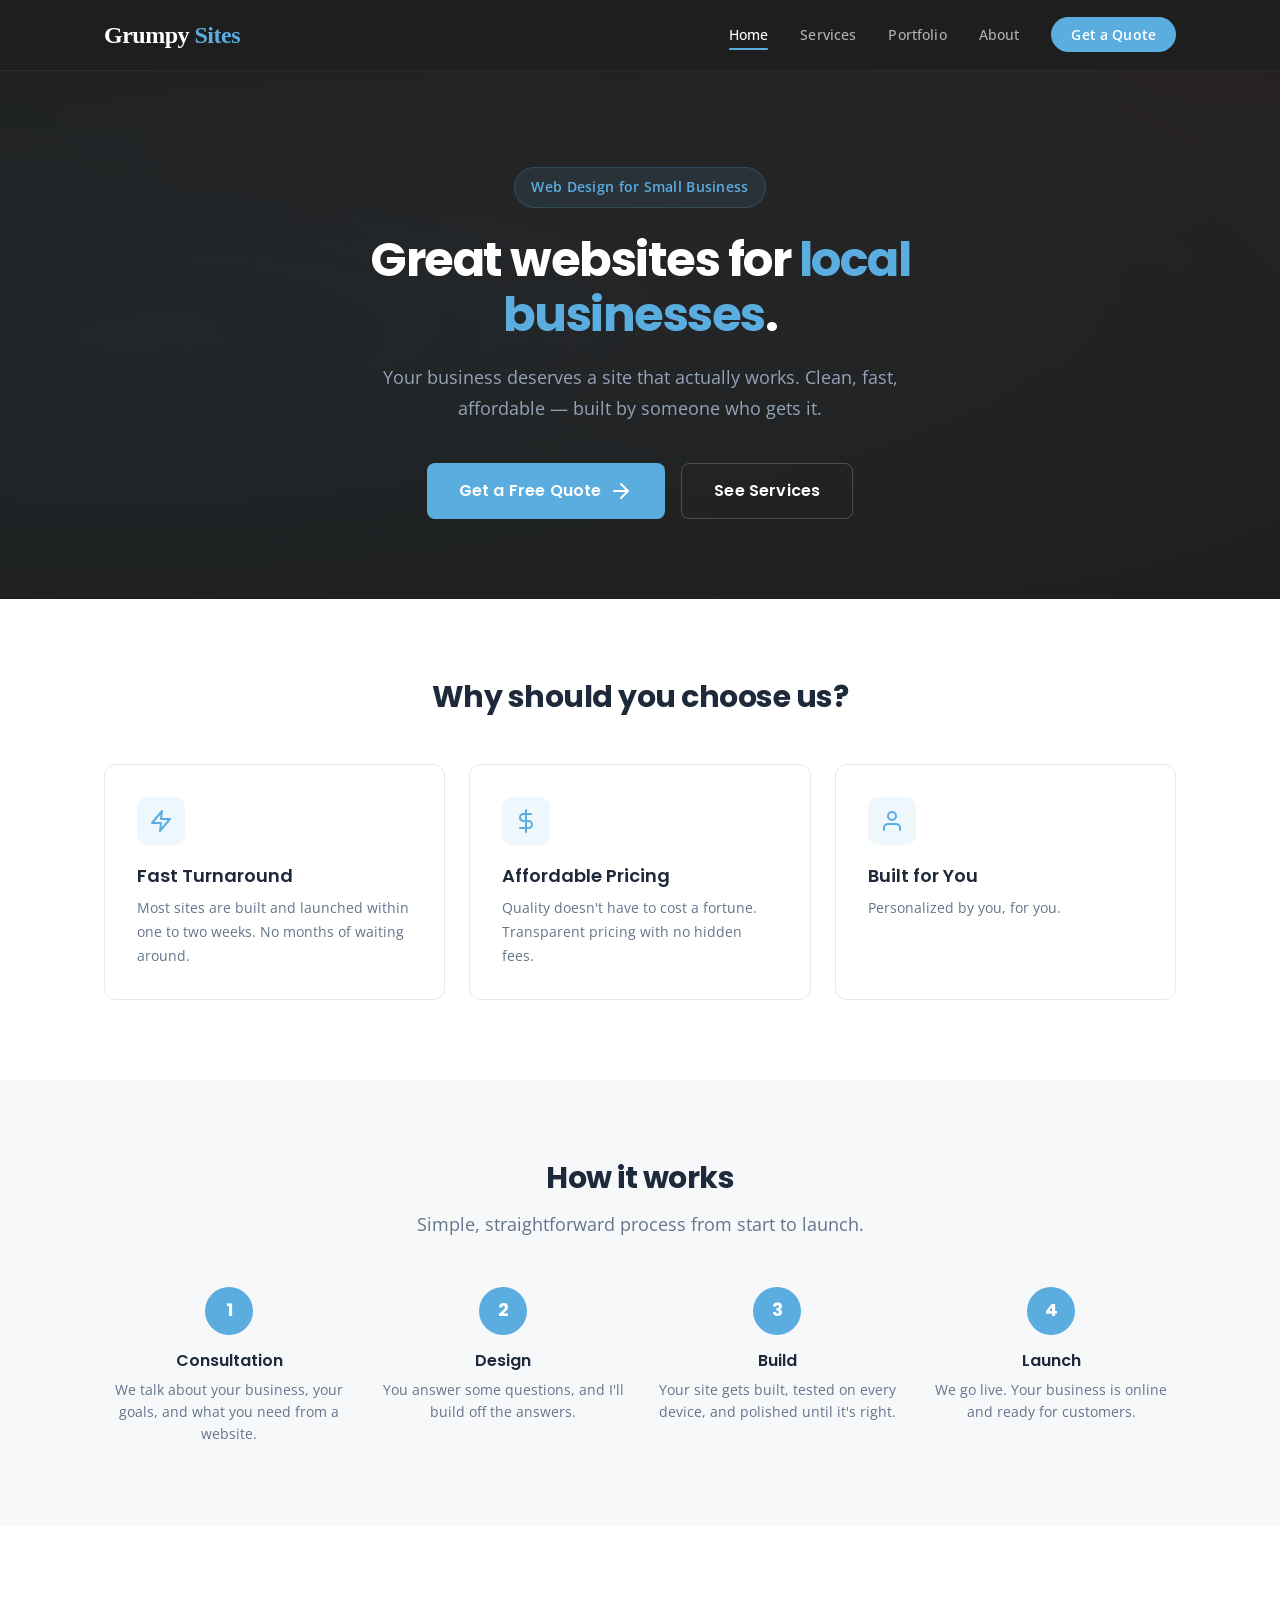
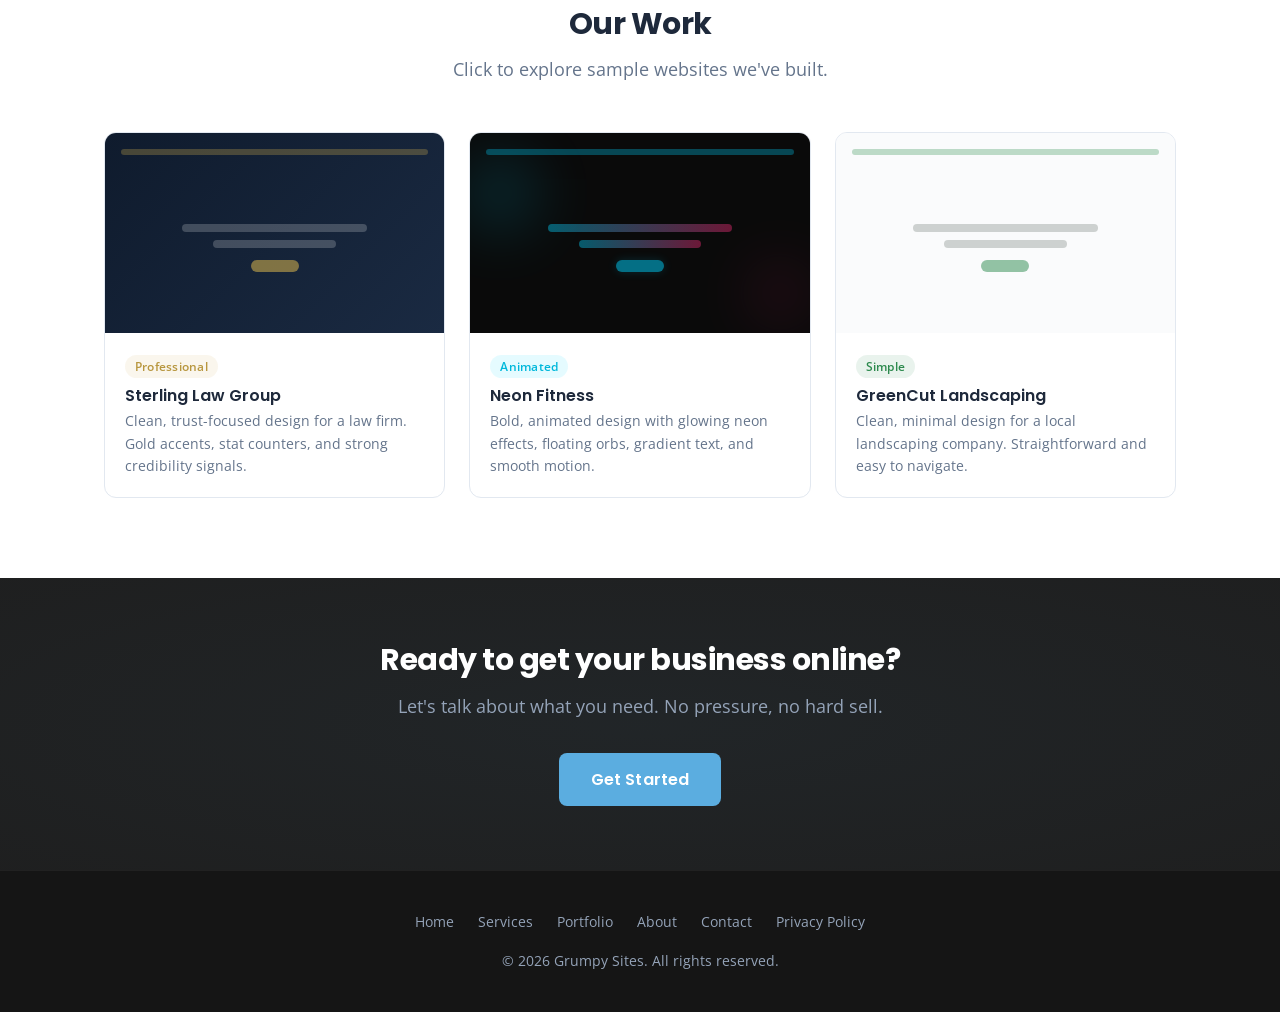
<file: index.html>
<!DOCTYPE html>
<html lang="en">
<head>
  <meta charset="UTF-8">
  <meta name="viewport" content="width=device-width, initial-scale=1.0">
  <title>Grumpy Sites — Websites for Local Businesses</title>
  <meta name="description" content="Grumpy Sites builds clean, fast, affordable websites for small and local businesses in Salt Lake City. Get a free quote today.">
  <link rel="icon" type="image/svg+xml" href="data:image/svg+xml,<svg xmlns='http://www.w3.org/2000/svg' viewBox='0 0 100 100'><text y='.9em' font-size='90'>G</text></svg>">
  <link rel="preconnect" href="https://fonts.googleapis.com">
  <link rel="preconnect" href="https://fonts.gstatic.com" crossorigin>
  <link href="https://fonts.googleapis.com/css2?family=Open+Sans:wght@400;500;600;700&family=Poppins:wght@500;600;700&display=swap" rel="stylesheet">
  <link rel="stylesheet" href="css/style.css">
</head>
<body>

  <nav class="navbar">
    <div class="container">
      <a href="index.html" class="logo">Grumpy <span>Sites</span></a>
      <ul class="nav-links">
        <li><a href="index.html" class="active">Home</a></li>
        <li><a href="services.html">Services</a></li>
        <li><a href="portfolio.html">Portfolio</a></li>
        <li><a href="about.html">About</a></li>
        <li><a href="contact.html" class="nav-cta">Get a Quote</a></li>
      </ul>
      <button class="hamburger" aria-label="Menu">
        <span></span><span></span><span></span>
      </button>
    </div>
  </nav>

  <section class="hero">
    <div class="container">
      <div class="hero-badge">Web Design for Small Business</div>
      <h1>Great websites for <span>local businesses</span>.</h1>
      <p>Your business deserves a site that actually works. Clean, fast, affordable — built by someone who gets it.</p>
      <div class="hero-buttons">
        <a href="contact.html" class="btn btn-primary">
          Get a Free Quote
          <svg class="icon-svg" viewBox="0 0 24 24"><path d="M5 12h14M12 5l7 7-7 7"/></svg>
        </a>
        <a href="services.html" class="btn btn-outline">See Services</a>
      </div>
    </div>
  </section>

  <section class="section">
    <div class="container">
      <div class="section-title">
        <h2>Why should you choose us?</h2>
      </div>
      <div class="features-grid">
        <div class="feature-card">
          <div class="feature-card-icon">
            <svg class="icon-svg" viewBox="0 0 24 24"><path d="M13 2L3 14h9l-1 8 10-12h-9l1-8z"/></svg>
          </div>
          <h3>Fast Turnaround</h3>
          <p>Most sites are built and launched within one to two weeks. No months of waiting around.</p>
        </div>
        <div class="feature-card">
          <div class="feature-card-icon">
            <svg class="icon-svg" viewBox="0 0 24 24"><line x1="12" y1="1" x2="12" y2="23"/><path d="M17 5H9.5a3.5 3.5 0 0 0 0 7h5a3.5 3.5 0 0 1 0 7H6"/></svg>
          </div>
          <h3>Affordable Pricing</h3>
          <p>Quality doesn't have to cost a fortune. Transparent pricing with no hidden fees.</p>
        </div>
        <div class="feature-card">
          <div class="feature-card-icon">
            <svg class="icon-svg" viewBox="0 0 24 24"><path d="M20 21v-2a4 4 0 0 0-4-4H8a4 4 0 0 0-4 4v2"/><circle cx="12" cy="7" r="4"/></svg>
          </div>
          <h3>Built for You</h3>
          <p>Personalized by you, for you.</p>
        </div>
      </div>
    </div>
  </section>

  <section class="section section-alt">
    <div class="container">
      <div class="section-title">
        <h2>How it works</h2>
        <p>Simple, straightforward process from start to launch.</p>
      </div>
      <div class="process-grid">
        <div class="process-step">
          <h3>Consultation</h3>
          <p>We talk about your business, your goals, and what you need from a website.</p>
        </div>
        <div class="process-step">
          <h3>Design</h3>
          <p>You answer some questions, and I'll build off the answers.</p>
        </div>
        <div class="process-step">
          <h3>Build</h3>
          <p>Your site gets built, tested on every device, and polished until it's right.</p>
        </div>
        <div class="process-step">
          <h3>Launch</h3>
          <p>We go live. Your business is online and ready for customers.</p>
        </div>
      </div>
    </div>
  </section>

  <section class="section">
    <div class="container">
      <div class="section-title">
        <h2>Our Work</h2>
        <p>Click to explore sample websites we've built.</p>
      </div>
      <div class="showcase-grid">
        <a href="samples/professional.html" target="_blank" rel="noopener noreferrer" class="showcase-card">
          <div class="showcase-preview showcase-pro">
            <div class="showcase-mock-nav"></div>
            <div class="showcase-mock-hero">
              <div class="showcase-mock-line w60"></div>
              <div class="showcase-mock-line w40"></div>
              <div class="showcase-mock-btn"></div>
            </div>
          </div>
          <div class="showcase-info">
            <span class="showcase-tag tag-pro">Professional</span>
            <h3>Sterling Law Group</h3>
            <p>Clean, trust-focused design for a law firm. Gold accents, stat counters, and strong credibility signals.</p>
          </div>
        </a>
        <a href="samples/animated.html" target="_blank" rel="noopener noreferrer" class="showcase-card">
          <div class="showcase-preview showcase-anim">
            <div class="showcase-mock-nav"></div>
            <div class="showcase-mock-hero">
              <div class="showcase-mock-line w60"></div>
              <div class="showcase-mock-line w40"></div>
              <div class="showcase-mock-btn"></div>
            </div>
            <div class="showcase-orb orb-1"></div>
            <div class="showcase-orb orb-2"></div>
          </div>
          <div class="showcase-info">
            <span class="showcase-tag tag-anim">Animated</span>
            <h3>Neon Fitness</h3>
            <p>Bold, animated design with glowing neon effects, floating orbs, gradient text, and smooth motion.</p>
          </div>
        </a>
        <a href="samples/simple.html" target="_blank" rel="noopener noreferrer" class="showcase-card">
          <div class="showcase-preview showcase-simple">
            <div class="showcase-mock-nav"></div>
            <div class="showcase-mock-hero">
              <div class="showcase-mock-line w60"></div>
              <div class="showcase-mock-line w40"></div>
              <div class="showcase-mock-btn"></div>
            </div>
          </div>
          <div class="showcase-info">
            <span class="showcase-tag tag-simple">Simple</span>
            <h3>GreenCut Landscaping</h3>
            <p>Clean, minimal design for a local landscaping company. Straightforward and easy to navigate.</p>
          </div>
        </a>
      </div>
    </div>
  </section>

  <section class="cta-banner">
    <div class="container">
      <h2>Ready to get your business online?</h2>
      <p>Let's talk about what you need. No pressure, no hard sell.</p>
      <a href="contact.html" class="btn btn-primary">Get Started</a>
    </div>
  </section>

  <footer class="footer">
    <div class="container">
      <div class="footer-links">
        <a href="index.html">Home</a>
        <a href="services.html">Services</a>
        <a href="portfolio.html">Portfolio</a>
        <a href="about.html">About</a>
        <a href="contact.html">Contact</a>
        <a href="privacy.html">Privacy Policy</a>
      </div>
      <p>&copy; 2026 Grumpy Sites. All rights reserved.</p>
    </div>
  </footer>

  <script src="js/main.js"></script>
</body>
</html>
</file>
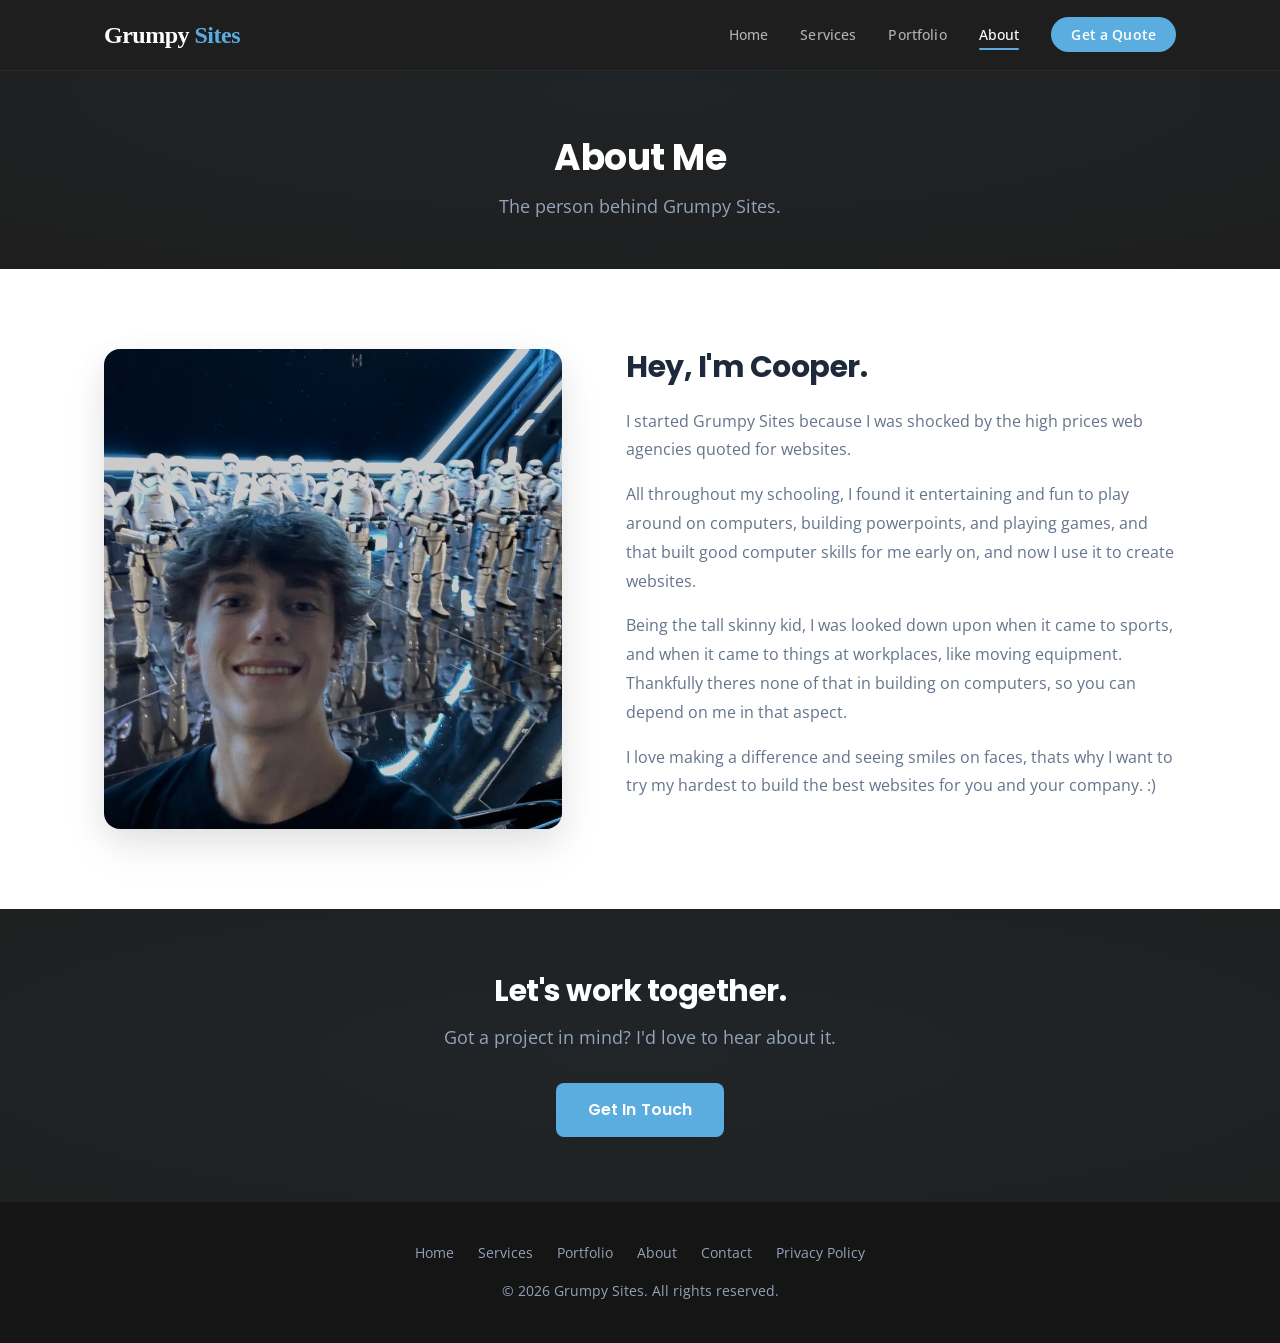
<file: about.html>
<!DOCTYPE html>
<html lang="en">
<head>
  <meta charset="UTF-8">
  <meta name="viewport" content="width=device-width, initial-scale=1.0">
  <title>About — Grumpy Sites</title>
  <meta name="description" content="Meet Cooper, the founder of Grumpy Sites. Based in Salt Lake City, building affordable websites for local businesses.">
  <link rel="icon" type="image/svg+xml" href="data:image/svg+xml,<svg xmlns='http://www.w3.org/2000/svg' viewBox='0 0 100 100'><text y='.9em' font-size='90'>G</text></svg>">
  <link rel="preconnect" href="https://fonts.googleapis.com">
  <link rel="preconnect" href="https://fonts.gstatic.com" crossorigin>
  <link href="https://fonts.googleapis.com/css2?family=Open+Sans:wght@400;500;600;700&family=Poppins:wght@500;600;700&display=swap" rel="stylesheet">
  <link rel="stylesheet" href="css/style.css">
</head>
<body>

  <nav class="navbar">
    <div class="container">
      <a href="index.html" class="logo">Grumpy <span>Sites</span></a>
      <ul class="nav-links">
        <li><a href="index.html">Home</a></li>
        <li><a href="services.html">Services</a></li>
        <li><a href="portfolio.html">Portfolio</a></li>
        <li><a href="about.html" class="active">About</a></li>
        <li><a href="contact.html" class="nav-cta">Get a Quote</a></li>
      </ul>
      <button class="hamburger" aria-label="Menu">
        <span></span><span></span><span></span>
      </button>
    </div>
  </nav>

  <section class="page-header">
    <div class="container">
      <h1>About Me</h1>
      <p>The person behind Grumpy Sites.</p>
    </div>
  </section>

  <section class="section">
    <div class="container">
      <div class="about-content">
        <img src="images/cooper.jpg" alt="Cooper Fenton" class="about-photo">
        <div class="about-text">
          <h2>Hey, I'm Cooper.</h2>
          <p>I started Grumpy Sites because I was shocked by the high prices web agencies quoted for websites.</p>
          <p>All throughout my schooling, I found it entertaining and fun to play around on computers, building powerpoints, and playing games, and that built good computer skills for me early on, and now I use it to create websites.</p>
          <p>Being the tall skinny kid, I was looked down upon when it came to sports, and when it came to things at workplaces, like moving equipment. Thankfully theres none of that in building on computers, so you can depend on me in that aspect.</p>
          <p>I love making a difference and seeing smiles on faces, thats why I want to try my hardest to build the best websites for you and your company. :)</p>
        </div>
      </div>
    </div>
  </section>

  <section class="cta-banner">
    <div class="container">
      <h2>Let's work together.</h2>
      <p>Got a project in mind? I'd love to hear about it.</p>
      <a href="contact.html" class="btn btn-primary">Get In Touch</a>
    </div>
  </section>

  <footer class="footer">
    <div class="container">
      <div class="footer-links">
        <a href="index.html">Home</a>
        <a href="services.html">Services</a>
        <a href="portfolio.html">Portfolio</a>
        <a href="about.html">About</a>
        <a href="contact.html">Contact</a>
        <a href="privacy.html">Privacy Policy</a>
      </div>
      <p>&copy; 2026 Grumpy Sites. All rights reserved.</p>
    </div>
  </footer>

  <script src="js/main.js"></script>
</body>
</html>
</file>
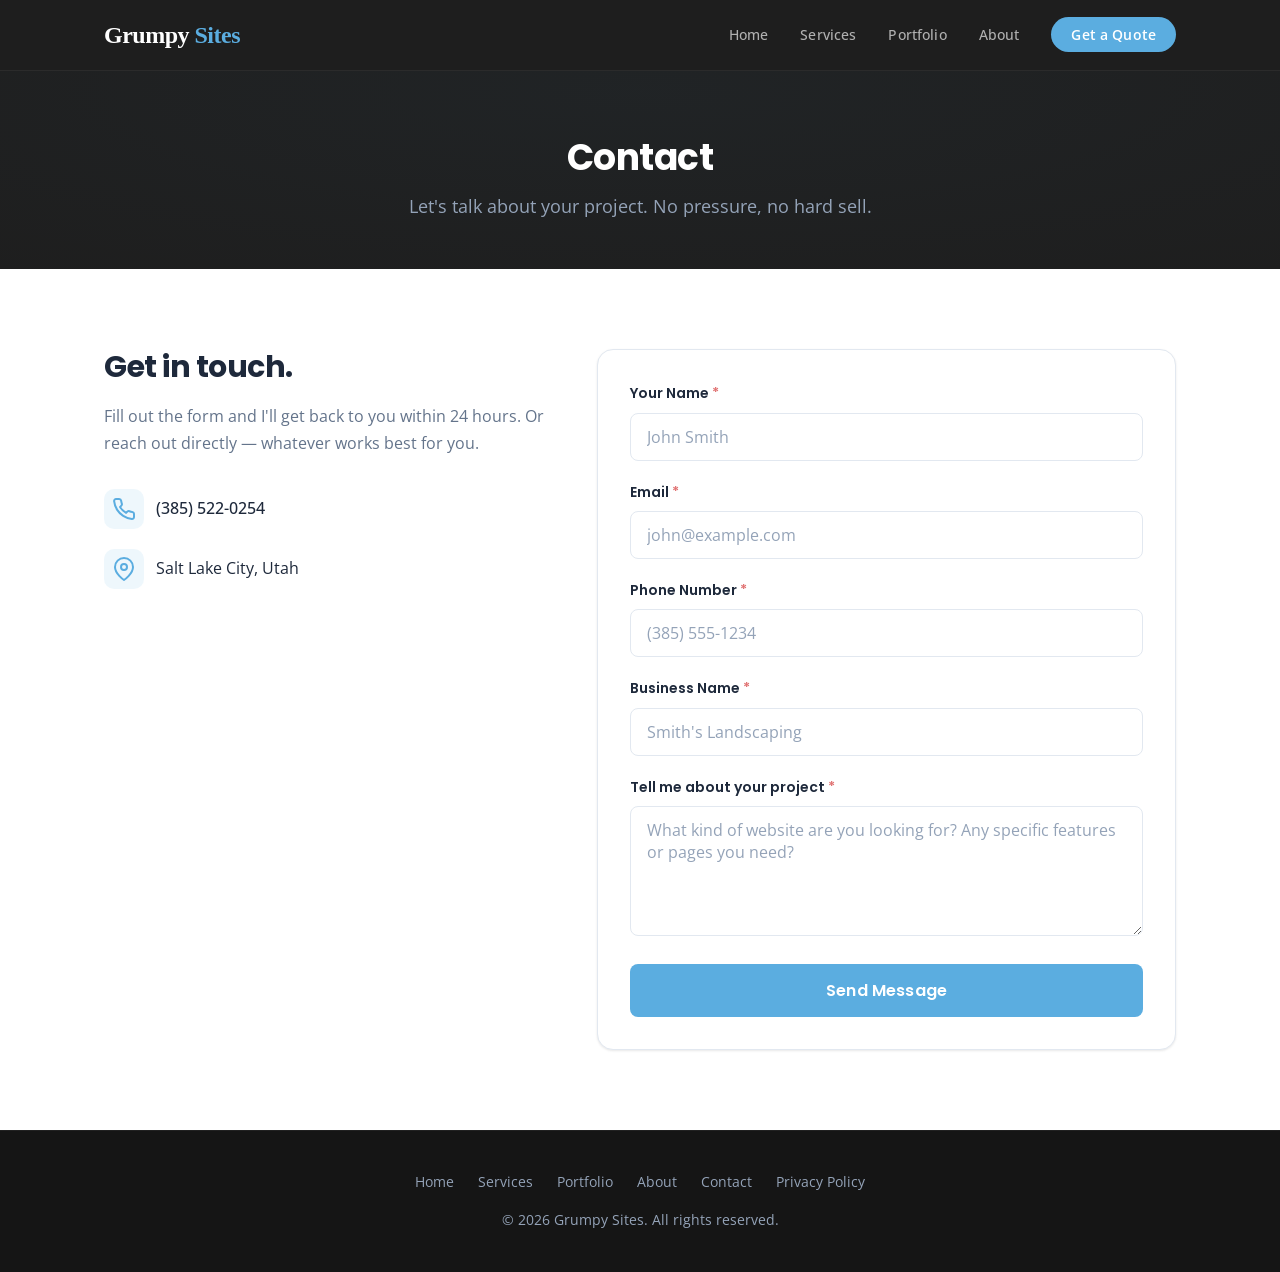
<file: contact.html>
<!DOCTYPE html>
<html lang="en">
<head>
  <meta charset="UTF-8">
  <meta name="viewport" content="width=device-width, initial-scale=1.0">
  <title>Contact — Grumpy Sites</title>
  <meta name="description" content="Get a free quote for your business website. Contact Grumpy Sites by phone or fill out the form. Based in Salt Lake City, Utah.">
  <link rel="icon" type="image/svg+xml" href="data:image/svg+xml,<svg xmlns='http://www.w3.org/2000/svg' viewBox='0 0 100 100'><text y='.9em' font-size='90'>G</text></svg>">
  <link rel="preconnect" href="https://fonts.googleapis.com">
  <link rel="preconnect" href="https://fonts.gstatic.com" crossorigin>
  <link href="https://fonts.googleapis.com/css2?family=Open+Sans:wght@400;500;600;700&family=Poppins:wght@500;600;700&display=swap" rel="stylesheet">
  <link rel="stylesheet" href="css/style.css">
</head>
<body>

  <nav class="navbar">
    <div class="container">
      <a href="index.html" class="logo">Grumpy <span>Sites</span></a>
      <ul class="nav-links">
        <li><a href="index.html">Home</a></li>
        <li><a href="services.html">Services</a></li>
        <li><a href="portfolio.html">Portfolio</a></li>
        <li><a href="about.html">About</a></li>
        <li><a href="contact.html" class="active nav-cta">Get a Quote</a></li>
      </ul>
      <button class="hamburger" aria-label="Menu">
        <span></span><span></span><span></span>
      </button>
    </div>
  </nav>

  <section class="page-header">
    <div class="container">
      <h1>Contact</h1>
      <p>Let's talk about your project. No pressure, no hard sell.</p>
    </div>
  </section>

  <section class="section">
    <div class="container">
      <div class="contact-wrapper">
        <div class="contact-info">
          <h2>Get in touch.</h2>
          <p>Fill out the form and I'll get back to you within 24 hours. Or reach out directly — whatever works best for you.</p>
          <div class="contact-detail">
            <div class="contact-detail-icon">
              <svg class="icon-svg" viewBox="0 0 24 24"><path d="M22 16.92v3a2 2 0 0 1-2.18 2 19.79 19.79 0 0 1-8.63-3.07 19.5 19.5 0 0 1-6-6 19.79 19.79 0 0 1-3.07-8.67A2 2 0 0 1 4.11 2h3a2 2 0 0 1 2 1.72 12.84 12.84 0 0 0 .7 2.81 2 2 0 0 1-.45 2.11L8.09 9.91a16 16 0 0 0 6 6l1.27-1.27a2 2 0 0 1 2.11-.45 12.84 12.84 0 0 0 2.81.7A2 2 0 0 1 22 16.92z"/></svg>
            </div>
            <span><a href="tel:+13855220254">(385) 522-0254</a></span>
          </div>
          <div class="contact-detail">
            <div class="contact-detail-icon">
              <svg class="icon-svg" viewBox="0 0 24 24"><path d="M21 10c0 7-9 13-9 13s-9-6-9-13a9 9 0 0 1 18 0z"/><circle cx="12" cy="10" r="3"/></svg>
            </div>
            <span>Salt Lake City, Utah</span>
          </div>
        </div>
        <form class="contact-form" id="contactForm" novalidate>
          <input type="checkbox" name="botcheck" style="display:none !important" tabindex="-1" autocomplete="off">
          <div class="form-group">
            <label for="name">Your Name <span class="required">*</span></label>
            <input type="text" id="name" name="name" required placeholder="John Smith">
            <span class="field-error" id="name-error">This field is required</span>
          </div>
          <div class="form-group">
            <label for="email">Email <span class="required">*</span></label>
            <input type="email" id="email" name="email" required placeholder="john@example.com">
            <span class="field-error" id="email-error">Please enter a valid email</span>
          </div>
          <div class="form-group">
            <label for="phone">Phone Number <span class="required">*</span></label>
            <input type="tel" id="phone" name="phone" required placeholder="(385) 555-1234">
            <span class="field-error" id="phone-error">Please enter a valid phone number</span>
          </div>
          <div class="form-group">
            <label for="business">Business Name <span class="required">*</span></label>
            <input type="text" id="business" name="business" required placeholder="Smith's Landscaping">
            <span class="field-error" id="business-error">This field is required</span>
          </div>
          <div class="form-group">
            <label for="message">Tell me about your project <span class="required">*</span></label>
            <textarea id="message" name="message" required placeholder="What kind of website are you looking for? Any specific features or pages you need?"></textarea>
            <span class="field-error" id="message-error">This field is required</span>
          </div>
          <div class="form-status" id="formStatus"></div>
          <button type="submit" class="btn btn-primary" id="submitBtn">Send Message</button>
        </form>
      </div>
    </div>
  </section>

  <footer class="footer">
    <div class="container">
      <div class="footer-links">
        <a href="index.html">Home</a>
        <a href="services.html">Services</a>
        <a href="portfolio.html">Portfolio</a>
        <a href="about.html">About</a>
        <a href="contact.html">Contact</a>
        <a href="privacy.html">Privacy Policy</a>
      </div>
      <p>&copy; 2026 Grumpy Sites. All rights reserved.</p>
    </div>
  </footer>

  <script src="js/main.js"></script>
</body>
</html>
</file>
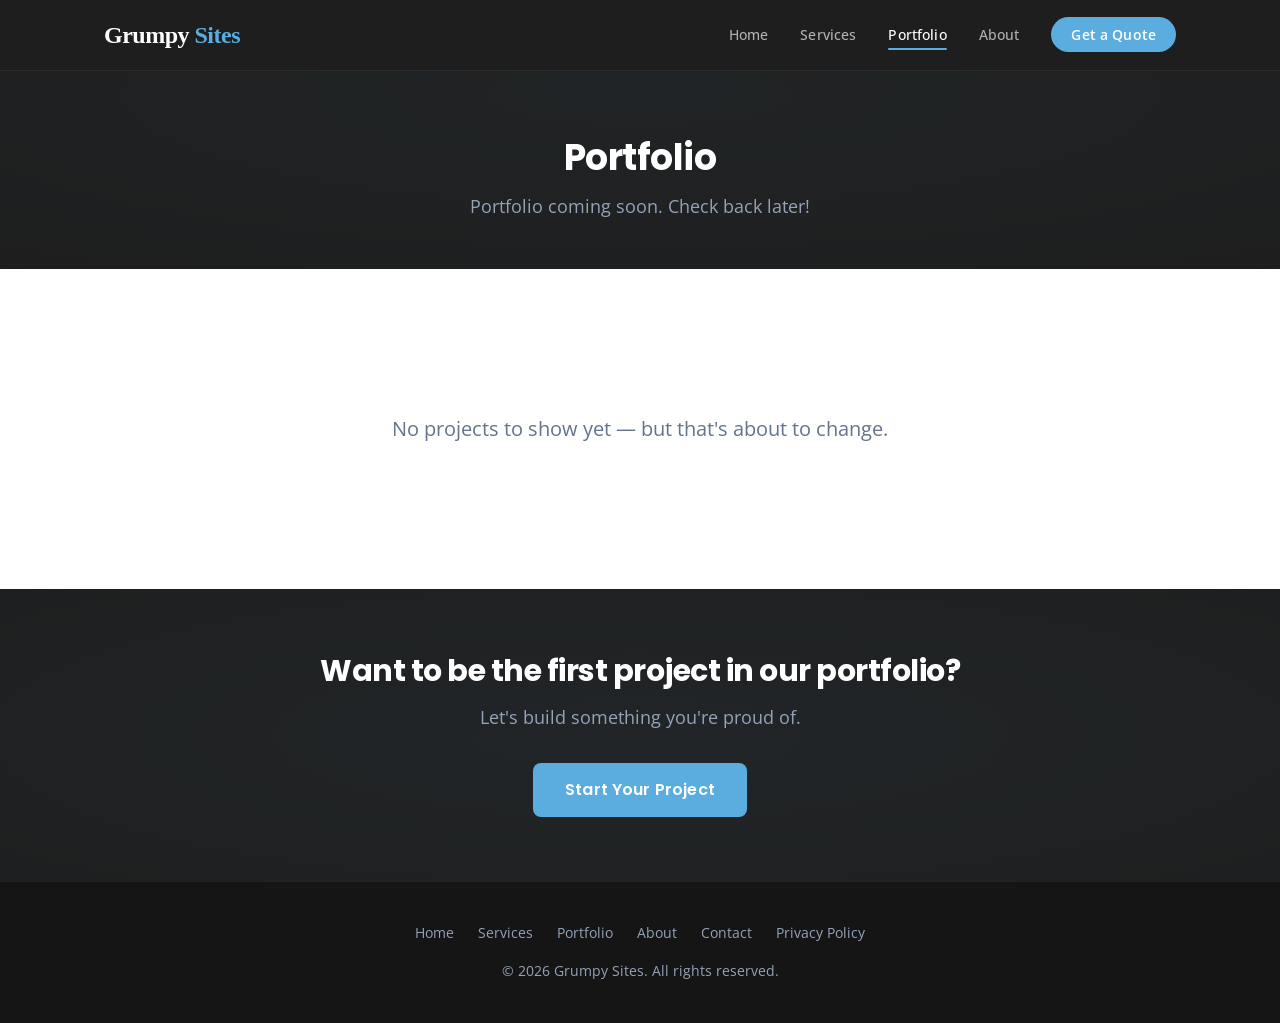
<file: portfolio.html>
<!DOCTYPE html>
<html lang="en">
<head>
  <meta charset="UTF-8">
  <meta name="viewport" content="width=device-width, initial-scale=1.0">
  <title>Portfolio — Grumpy Sites</title>
  <meta name="description" content="Sample websites built by Grumpy Sites for local businesses including landscaping, food, auto, trades, pet services, and fitness.">
  <link rel="icon" type="image/svg+xml" href="data:image/svg+xml,<svg xmlns='http://www.w3.org/2000/svg' viewBox='0 0 100 100'><text y='.9em' font-size='90'>G</text></svg>">
  <link rel="preconnect" href="https://fonts.googleapis.com">
  <link rel="preconnect" href="https://fonts.gstatic.com" crossorigin>
  <link href="https://fonts.googleapis.com/css2?family=Open+Sans:wght@400;500;600;700&family=Poppins:wght@500;600;700&display=swap" rel="stylesheet">
  <link rel="stylesheet" href="css/style.css">
</head>
<body>

  <nav class="navbar">
    <div class="container">
      <a href="index.html" class="logo">Grumpy <span>Sites</span></a>
      <ul class="nav-links">
        <li><a href="index.html">Home</a></li>
        <li><a href="services.html">Services</a></li>
        <li><a href="portfolio.html" class="active">Portfolio</a></li>
        <li><a href="about.html">About</a></li>
        <li><a href="contact.html" class="nav-cta">Get a Quote</a></li>
      </ul>
      <button class="hamburger" aria-label="Menu">
        <span></span><span></span><span></span>
      </button>
    </div>
  </nav>

  <section class="page-header">
    <div class="container">
      <h1>Portfolio</h1>
      <p>Portfolio coming soon. Check back later!</p>
    </div>
  </section>

  <section class="section">
    <div class="container" style="text-align: center; padding: 4rem 0;">
      <p style="font-size: 1.25rem; color: var(--text-secondary);">No projects to show yet — but that's about to change.</p>
    </div>
  </section>

  <section class="cta-banner">
    <div class="container">
      <h2>Want to be the first project in our portfolio?</h2>
      <p>Let's build something you're proud of.</p>
      <a href="contact.html" class="btn btn-primary">Start Your Project</a>
    </div>
  </section>

  <footer class="footer">
    <div class="container">
      <div class="footer-links">
        <a href="index.html">Home</a>
        <a href="services.html">Services</a>
        <a href="portfolio.html">Portfolio</a>
        <a href="about.html">About</a>
        <a href="contact.html">Contact</a>
        <a href="privacy.html">Privacy Policy</a>
      </div>
      <p>&copy; 2026 Grumpy Sites. All rights reserved.</p>
    </div>
  </footer>

  <script src="js/main.js"></script>
</body>
</html>
</file>
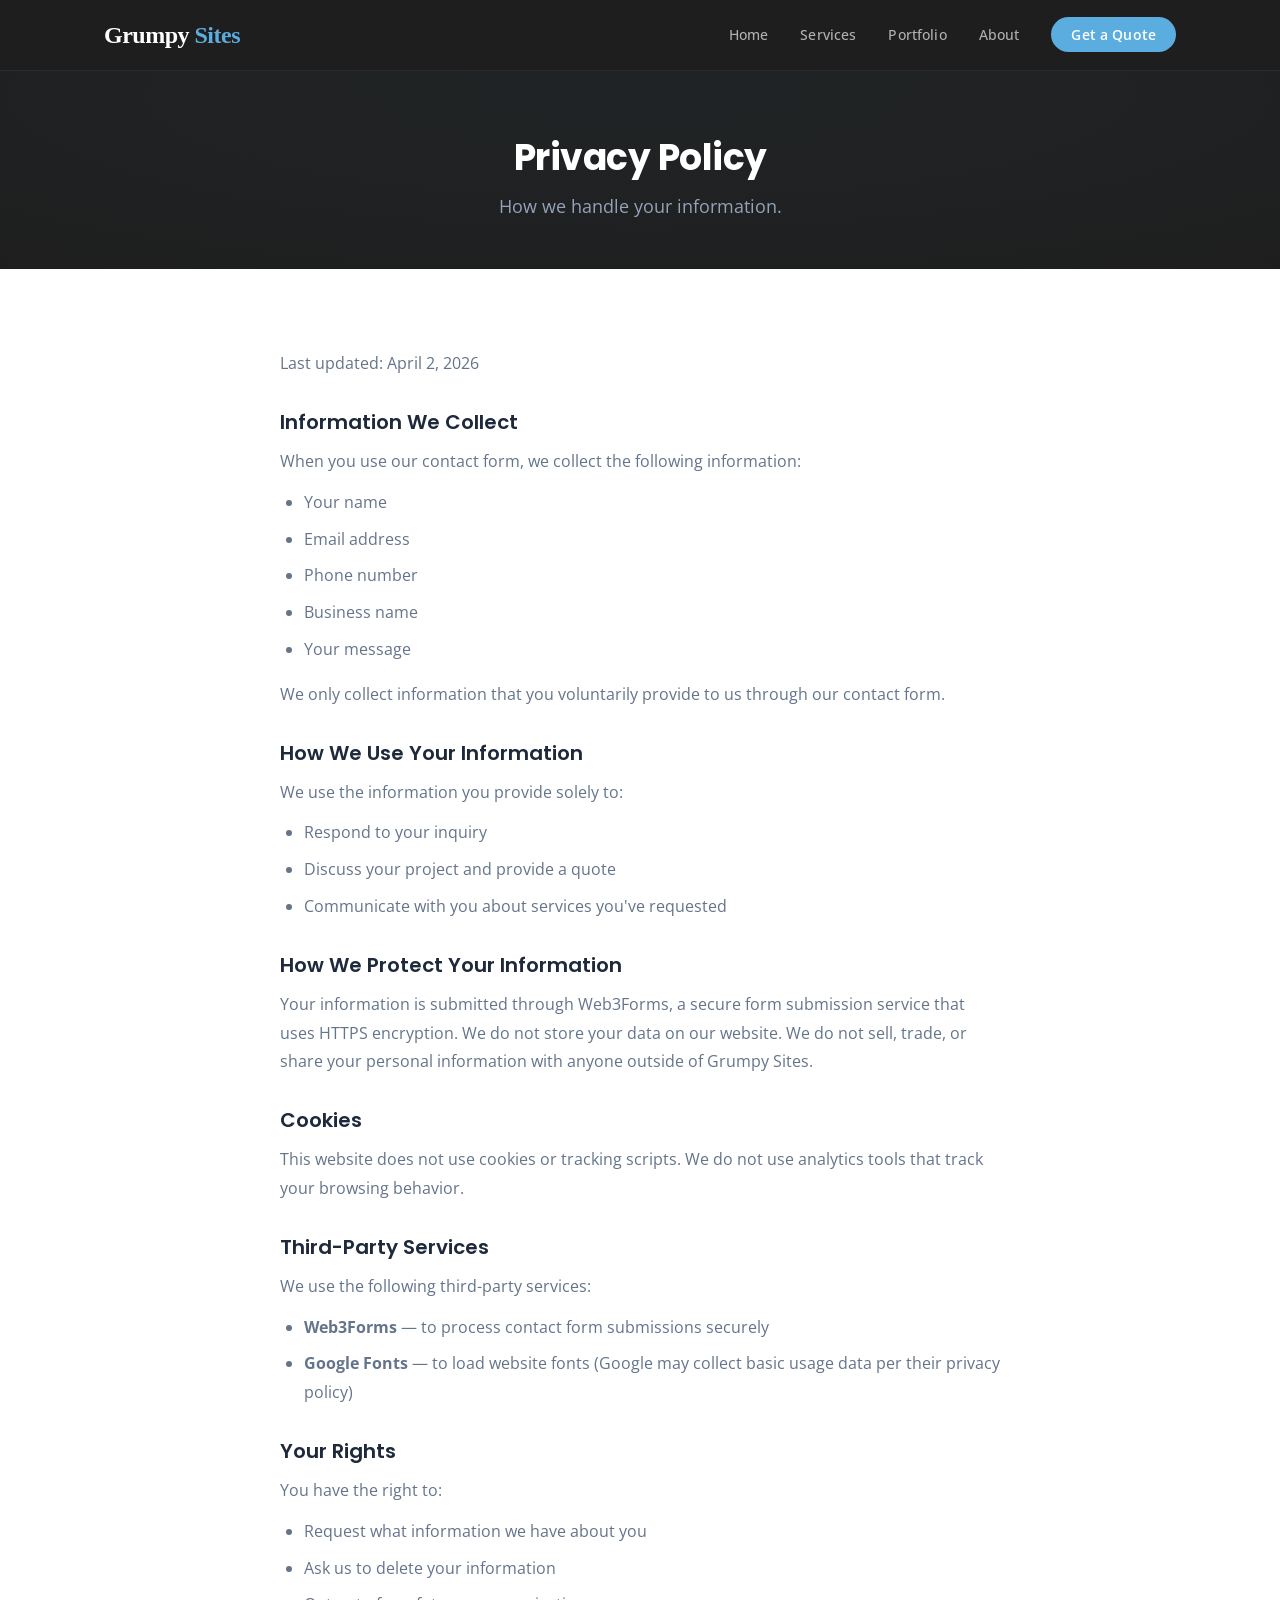
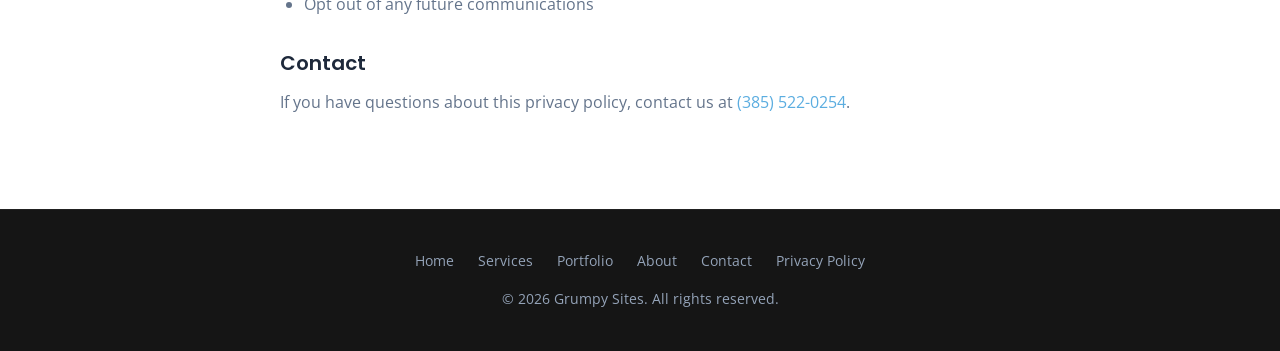
<file: privacy.html>
<!DOCTYPE html>
<html lang="en">
<head>
  <meta charset="UTF-8">
  <meta name="viewport" content="width=device-width, initial-scale=1.0">
  <title>Privacy Policy — Grumpy Sites</title>
  <meta name="description" content="Grumpy Sites privacy policy. How we collect, use, and protect your information.">
  <link rel="icon" type="image/svg+xml" href="data:image/svg+xml,<svg xmlns='http://www.w3.org/2000/svg' viewBox='0 0 100 100'><text y='.9em' font-size='90'>G</text></svg>">
  <link rel="preconnect" href="https://fonts.googleapis.com">
  <link rel="preconnect" href="https://fonts.gstatic.com" crossorigin>
  <link href="https://fonts.googleapis.com/css2?family=Open+Sans:wght@400;500;600;700&family=Poppins:wght@500;600;700&display=swap" rel="stylesheet">
  <link rel="stylesheet" href="css/style.css">
  <style>
    .policy-content { max-width: 720px; margin: 0 auto; }
    .policy-content h2 { font-size: var(--text-xl); font-weight: 600; margin-top: var(--space-8); margin-bottom: var(--space-3); color: var(--text-primary); }
    .policy-content p, .policy-content li { color: var(--text-secondary); font-size: var(--text-base); line-height: 1.8; margin-bottom: var(--space-3); }
    .policy-content ul { padding-left: var(--space-6); margin-bottom: var(--space-4); }
    .policy-content li { list-style: disc; margin-bottom: var(--space-2); }
    .policy-date { color: var(--text-muted); font-size: var(--text-sm); margin-bottom: var(--space-8); }
  </style>
</head>
<body>

  <nav class="navbar">
    <div class="container">
      <a href="index.html" class="logo">Grumpy <span>Sites</span></a>
      <ul class="nav-links">
        <li><a href="index.html">Home</a></li>
        <li><a href="services.html">Services</a></li>
        <li><a href="portfolio.html">Portfolio</a></li>
        <li><a href="about.html">About</a></li>
        <li><a href="contact.html" class="nav-cta">Get a Quote</a></li>
      </ul>
      <button class="hamburger" aria-label="Menu">
        <span></span><span></span><span></span>
      </button>
    </div>
  </nav>

  <section class="page-header">
    <div class="container">
      <h1>Privacy Policy</h1>
      <p>How we handle your information.</p>
    </div>
  </section>

  <section class="section">
    <div class="container">
      <div class="policy-content">
        <p class="policy-date">Last updated: April 2, 2026</p>

        <h2>Information We Collect</h2>
        <p>When you use our contact form, we collect the following information:</p>
        <ul>
          <li>Your name</li>
          <li>Email address</li>
          <li>Phone number</li>
          <li>Business name</li>
          <li>Your message</li>
        </ul>
        <p>We only collect information that you voluntarily provide to us through our contact form.</p>

        <h2>How We Use Your Information</h2>
        <p>We use the information you provide solely to:</p>
        <ul>
          <li>Respond to your inquiry</li>
          <li>Discuss your project and provide a quote</li>
          <li>Communicate with you about services you've requested</li>
        </ul>

        <h2>How We Protect Your Information</h2>
        <p>Your information is submitted through Web3Forms, a secure form submission service that uses HTTPS encryption. We do not store your data on our website. We do not sell, trade, or share your personal information with anyone outside of Grumpy Sites.</p>

        <h2>Cookies</h2>
        <p>This website does not use cookies or tracking scripts. We do not use analytics tools that track your browsing behavior.</p>

        <h2>Third-Party Services</h2>
        <p>We use the following third-party services:</p>
        <ul>
          <li><strong>Web3Forms</strong> — to process contact form submissions securely</li>
          <li><strong>Google Fonts</strong> — to load website fonts (Google may collect basic usage data per their privacy policy)</li>
        </ul>

        <h2>Your Rights</h2>
        <p>You have the right to:</p>
        <ul>
          <li>Request what information we have about you</li>
          <li>Ask us to delete your information</li>
          <li>Opt out of any future communications</li>
        </ul>

        <h2>Contact</h2>
        <p>If you have questions about this privacy policy, contact us at <a href="tel:+13855220254" style="color: var(--accent);">(385) 522-0254</a>.</p>
      </div>
    </div>
  </section>

  <footer class="footer">
    <div class="container">
      <div class="footer-links">
        <a href="index.html">Home</a>
        <a href="services.html">Services</a>
        <a href="portfolio.html">Portfolio</a>
        <a href="about.html">About</a>
        <a href="contact.html">Contact</a>
        <a href="privacy.html">Privacy Policy</a>
      </div>
      <p>&copy; 2026 Grumpy Sites. All rights reserved.</p>
    </div>
  </footer>

  <script src="js/main.js"></script>
</body>
</html>
</file>
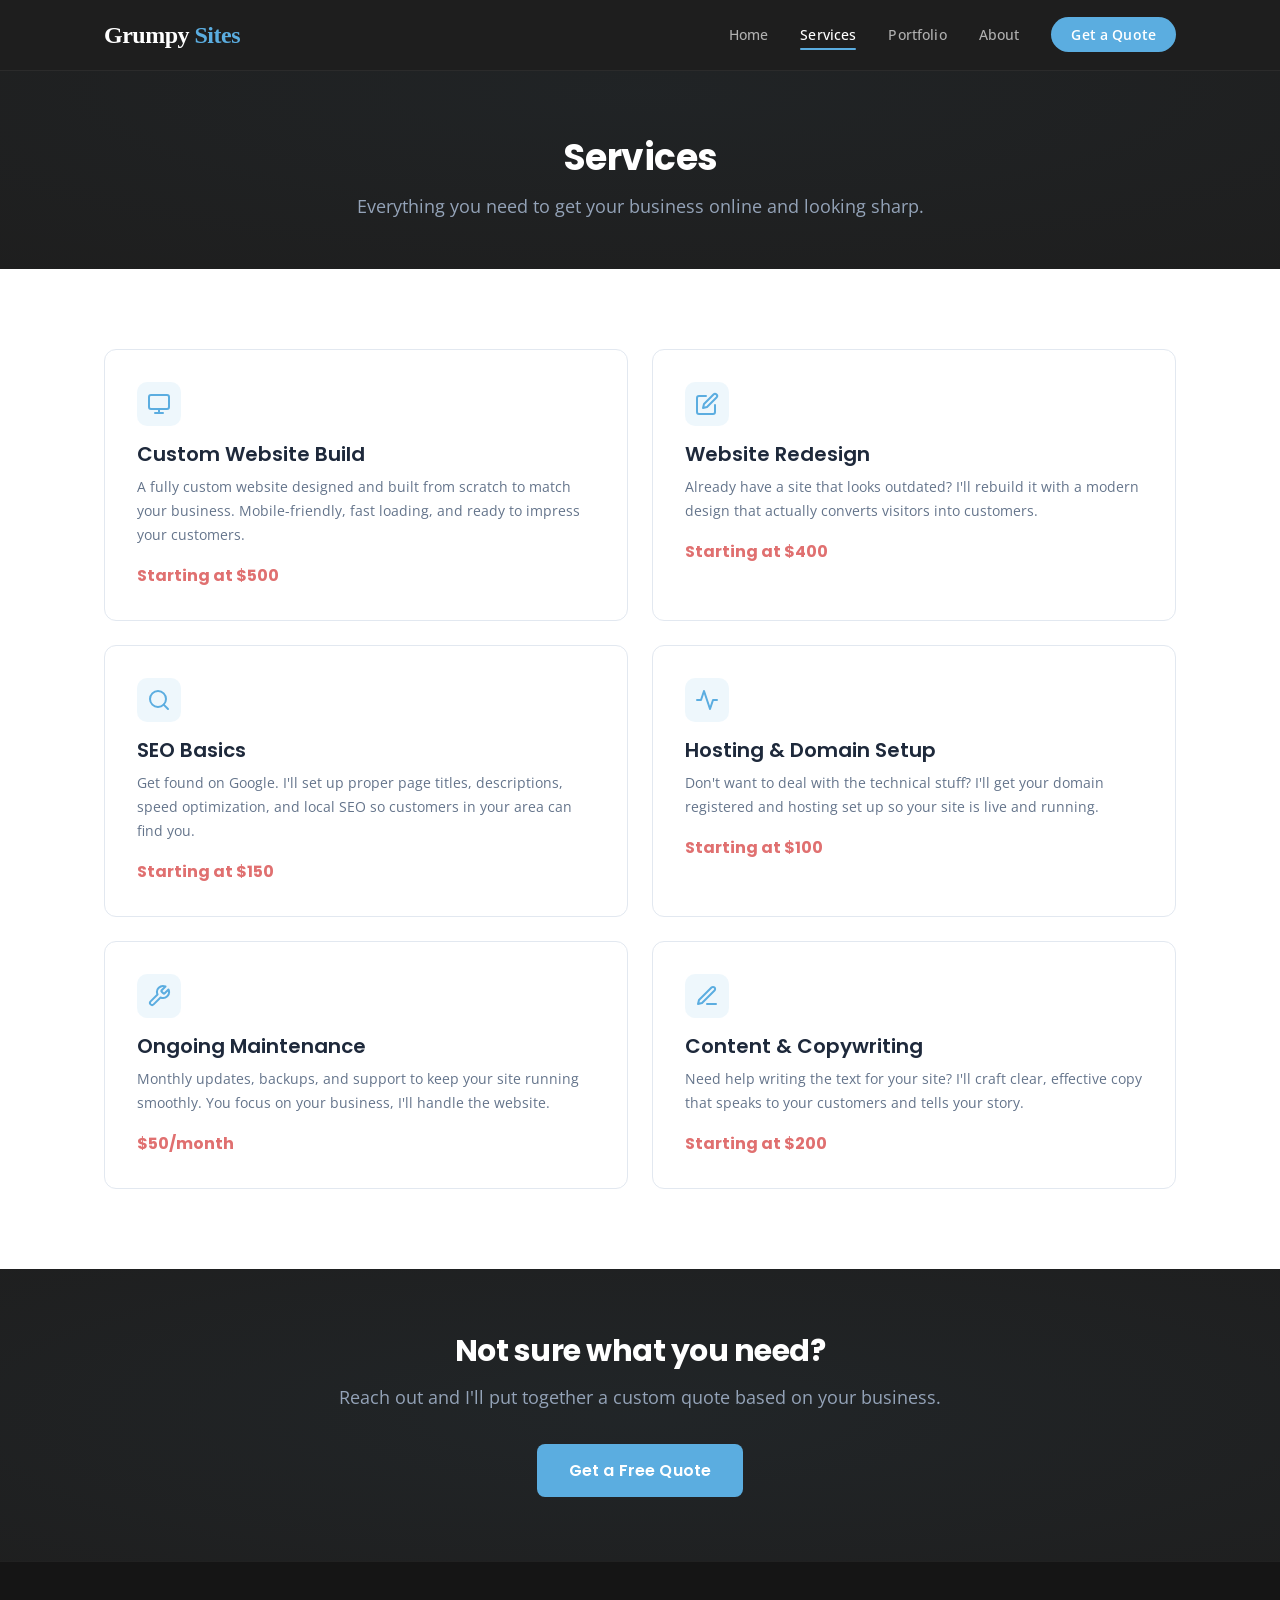
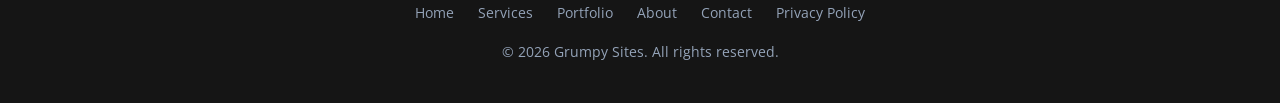
<file: services.html>
<!DOCTYPE html>
<html lang="en">
<head>
  <meta charset="UTF-8">
  <meta name="viewport" content="width=device-width, initial-scale=1.0">
  <title>Services — Grumpy Sites</title>
  <meta name="description" content="Custom website builds, redesigns, SEO, hosting, and maintenance for small businesses. Transparent pricing starting at $100.">
  <link rel="icon" type="image/svg+xml" href="data:image/svg+xml,<svg xmlns='http://www.w3.org/2000/svg' viewBox='0 0 100 100'><text y='.9em' font-size='90'>G</text></svg>">
  <link rel="preconnect" href="https://fonts.googleapis.com">
  <link rel="preconnect" href="https://fonts.gstatic.com" crossorigin>
  <link href="https://fonts.googleapis.com/css2?family=Open+Sans:wght@400;500;600;700&family=Poppins:wght@500;600;700&display=swap" rel="stylesheet">
  <link rel="stylesheet" href="css/style.css">
</head>
<body>

  <nav class="navbar">
    <div class="container">
      <a href="index.html" class="logo">Grumpy <span>Sites</span></a>
      <ul class="nav-links">
        <li><a href="index.html">Home</a></li>
        <li><a href="services.html" class="active">Services</a></li>
        <li><a href="portfolio.html">Portfolio</a></li>
        <li><a href="about.html">About</a></li>
        <li><a href="contact.html" class="nav-cta">Get a Quote</a></li>
      </ul>
      <button class="hamburger" aria-label="Menu">
        <span></span><span></span><span></span>
      </button>
    </div>
  </nav>

  <section class="page-header">
    <div class="container">
      <h1>Services</h1>
      <p>Everything you need to get your business online and looking sharp.</p>
    </div>
  </section>

  <section class="section">
    <div class="container">
      <div class="services-grid">
        <div class="service-card">
          <div class="service-card-icon">
            <svg class="icon-svg" viewBox="0 0 24 24"><rect x="2" y="3" width="20" height="14" rx="2" ry="2"/><line x1="8" y1="21" x2="16" y2="21"/><line x1="12" y1="17" x2="12" y2="21"/></svg>
          </div>
          <h3>Custom Website Build</h3>
          <p>A fully custom website designed and built from scratch to match your business. Mobile-friendly, fast loading, and ready to impress your customers.</p>
          <span class="price">Starting at $500</span>
        </div>
        <div class="service-card">
          <div class="service-card-icon">
            <svg class="icon-svg" viewBox="0 0 24 24"><path d="M11 4H4a2 2 0 0 0-2 2v14a2 2 0 0 0 2 2h14a2 2 0 0 0 2-2v-7"/><path d="M18.5 2.5a2.121 2.121 0 0 1 3 3L12 15l-4 1 1-4 9.5-9.5z"/></svg>
          </div>
          <h3>Website Redesign</h3>
          <p>Already have a site that looks outdated? I'll rebuild it with a modern design that actually converts visitors into customers.</p>
          <span class="price">Starting at $400</span>
        </div>
        <div class="service-card">
          <div class="service-card-icon">
            <svg class="icon-svg" viewBox="0 0 24 24"><circle cx="11" cy="11" r="8"/><line x1="21" y1="21" x2="16.65" y2="16.65"/></svg>
          </div>
          <h3>SEO Basics</h3>
          <p>Get found on Google. I'll set up proper page titles, descriptions, speed optimization, and local SEO so customers in your area can find you.</p>
          <span class="price">Starting at $150</span>
        </div>
        <div class="service-card">
          <div class="service-card-icon">
            <svg class="icon-svg" viewBox="0 0 24 24"><path d="M22 12h-4l-3 9L9 3l-3 9H2"/></svg>
          </div>
          <h3>Hosting &amp; Domain Setup</h3>
          <p>Don't want to deal with the technical stuff? I'll get your domain registered and hosting set up so your site is live and running.</p>
          <span class="price">Starting at $100</span>
        </div>
        <div class="service-card">
          <div class="service-card-icon">
            <svg class="icon-svg" viewBox="0 0 24 24"><path d="M14.7 6.3a1 1 0 0 0 0 1.4l1.6 1.6a1 1 0 0 0 1.4 0l3.77-3.77a6 6 0 0 1-7.94 7.94l-6.91 6.91a2.12 2.12 0 0 1-3-3l6.91-6.91a6 6 0 0 1 7.94-7.94l-3.76 3.76z"/></svg>
          </div>
          <h3>Ongoing Maintenance</h3>
          <p>Monthly updates, backups, and support to keep your site running smoothly. You focus on your business, I'll handle the website.</p>
          <span class="price">$50/month</span>
        </div>
        <div class="service-card">
          <div class="service-card-icon">
            <svg class="icon-svg" viewBox="0 0 24 24"><path d="M12 20h9"/><path d="M16.5 3.5a2.121 2.121 0 0 1 3 3L7 19l-4 1 1-4L16.5 3.5z"/></svg>
          </div>
          <h3>Content &amp; Copywriting</h3>
          <p>Need help writing the text for your site? I'll craft clear, effective copy that speaks to your customers and tells your story.</p>
          <span class="price">Starting at $200</span>
        </div>
      </div>
    </div>
  </section>

  <section class="cta-banner">
    <div class="container">
      <h2>Not sure what you need?</h2>
      <p>Reach out and I'll put together a custom quote based on your business.</p>
      <a href="contact.html" class="btn btn-primary">Get a Free Quote</a>
    </div>
  </section>

  <footer class="footer">
    <div class="container">
      <div class="footer-links">
        <a href="index.html">Home</a>
        <a href="services.html">Services</a>
        <a href="portfolio.html">Portfolio</a>
        <a href="about.html">About</a>
        <a href="contact.html">Contact</a>
        <a href="privacy.html">Privacy Policy</a>
      </div>
      <p>&copy; 2026 Grumpy Sites. All rights reserved.</p>
    </div>
  </footer>

  <script src="js/main.js"></script>
</body>
</html>
</file>
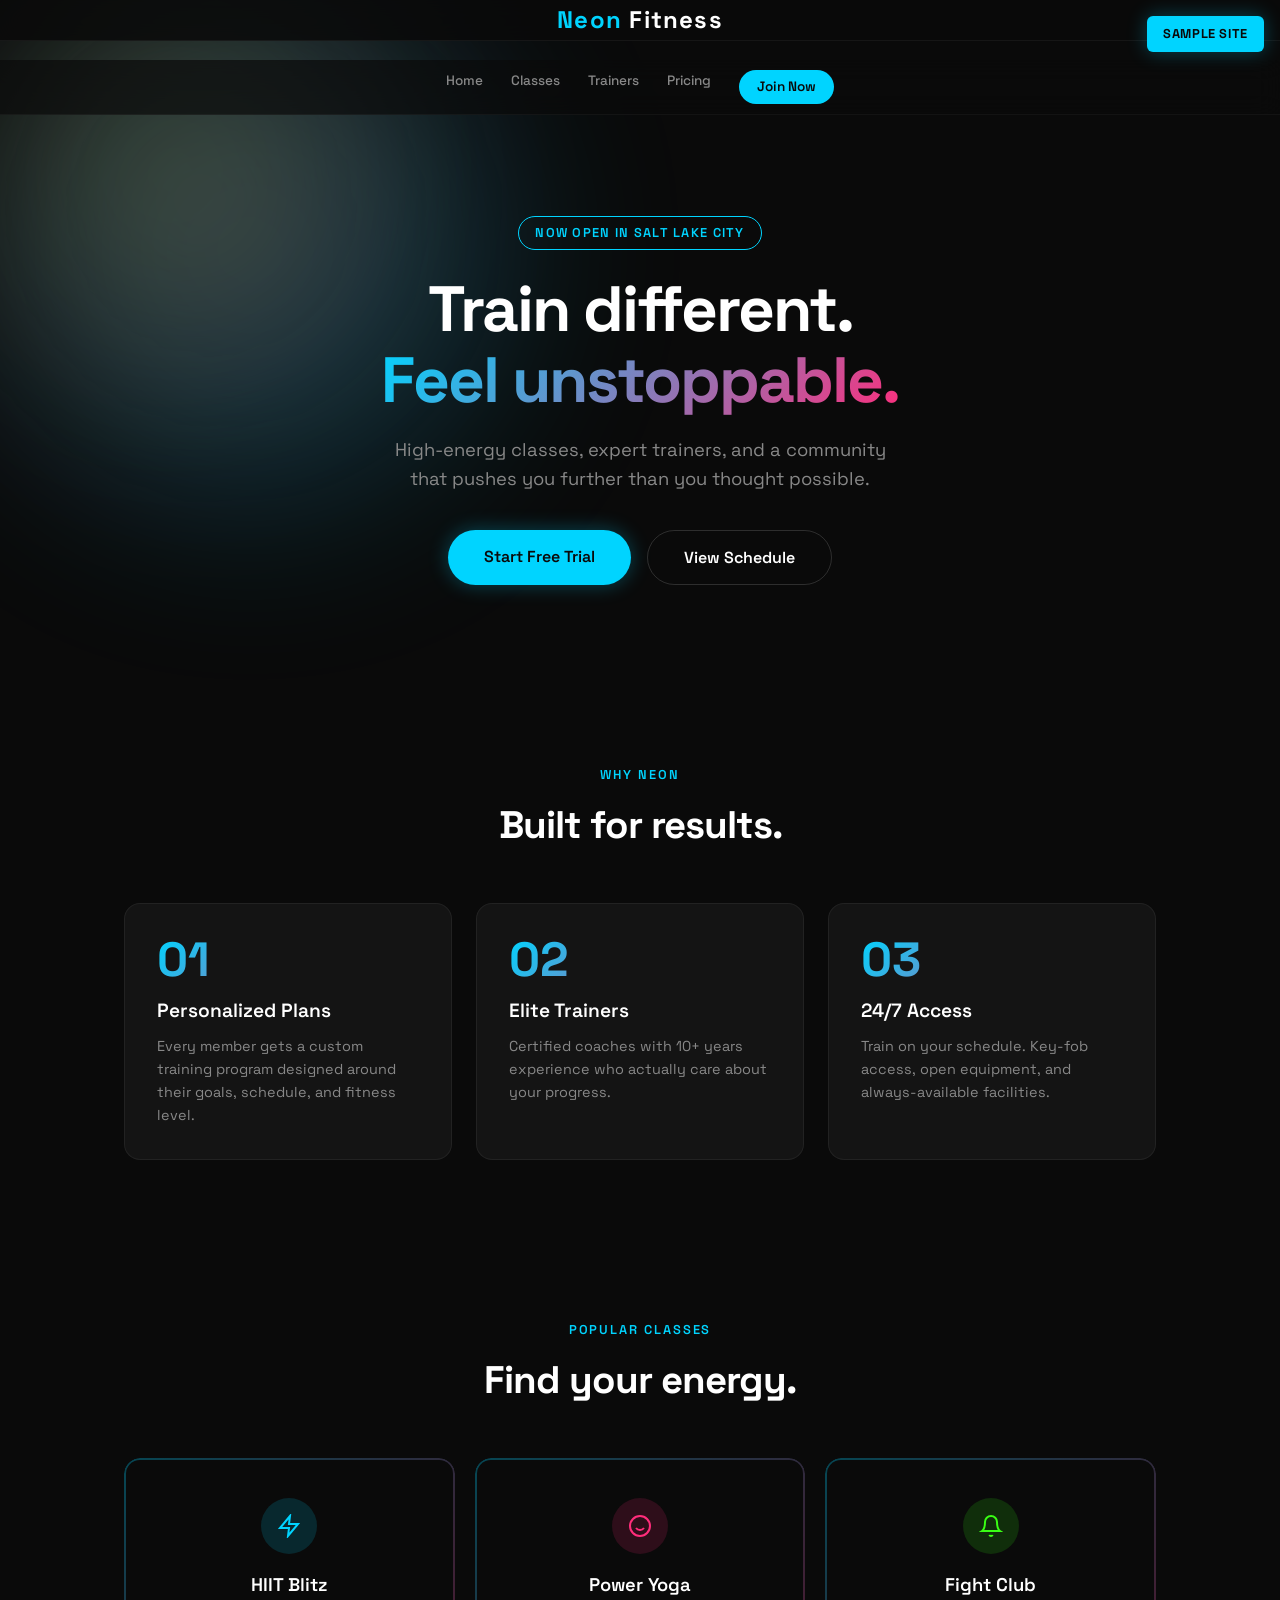
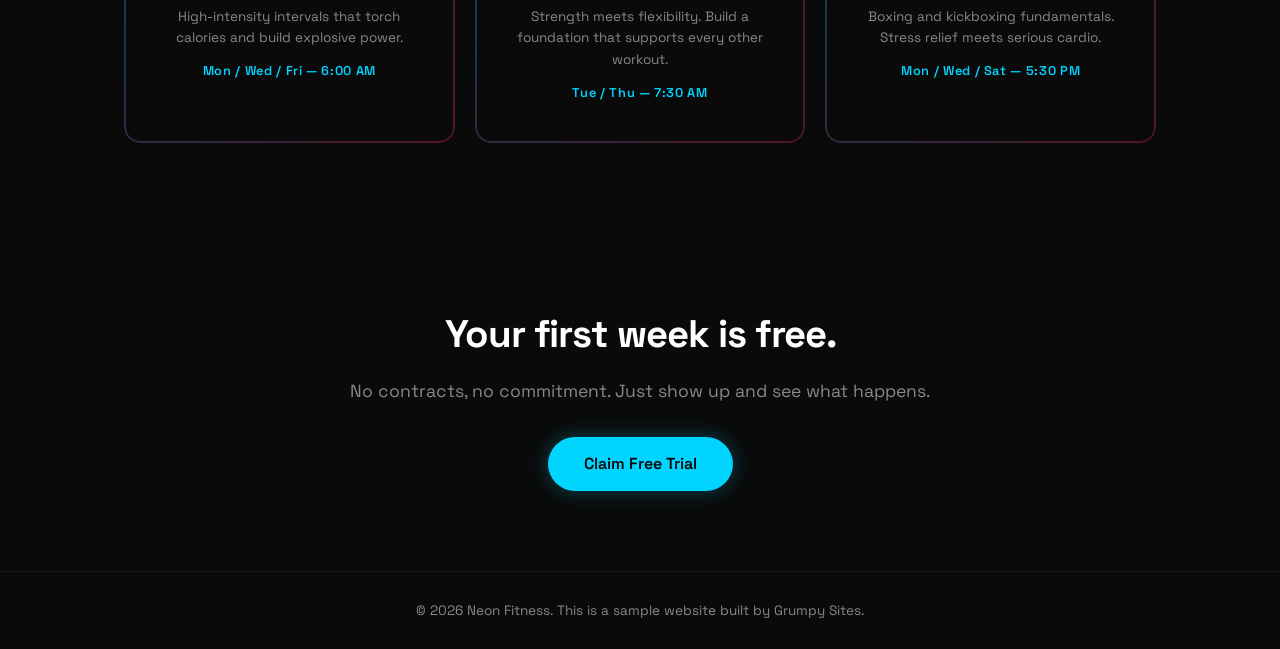
<file: samples/animated.html>
<!DOCTYPE html>
<html lang="en">
<head>
  <meta charset="UTF-8">
  <meta name="viewport" content="width=device-width, initial-scale=1.0">
  <title>Neon Fitness — Sample Site</title>
  <link rel="preconnect" href="https://fonts.googleapis.com">
  <link rel="preconnect" href="https://fonts.gstatic.com" crossorigin>
  <link href="https://fonts.googleapis.com/css2?family=Space+Grotesk:wght@400;500;600;700&display=swap" rel="stylesheet">
  <style>
    *, *::before, *::after { margin: 0; padding: 0; box-sizing: border-box; }
    :root {
      --bg: #0a0a0a;
      --surface: #141414;
      --neon-blue: #00d4ff;
      --neon-pink: #ff2d7b;
      --neon-green: #39ff14;
      --white: #ffffff;
      --text-muted: #888;
    }
    html { scroll-behavior: smooth; }
    body { font-family: 'Space Grotesk', sans-serif; background: var(--bg); color: var(--white); line-height: 1.6; -webkit-font-smoothing: antialiased; overflow-x: hidden; }
    a { text-decoration: none; color: inherit; }
    .container { max-width: 1080px; margin: 0 auto; padding: 0 24px; }

    /* Animations */
    @keyframes float { 0%, 100% { transform: translateY(0); } 50% { transform: translateY(-12px); } }
    @keyframes pulse-glow { 0%, 100% { box-shadow: 0 0 20px rgba(0,212,255,0.3); } 50% { box-shadow: 0 0 40px rgba(0,212,255,0.6), 0 0 80px rgba(0,212,255,0.2); } }
    @keyframes gradient-shift { 0% { background-position: 0% 50%; } 50% { background-position: 100% 50%; } 100% { background-position: 0% 50%; } }
    @keyframes slide-up { from { opacity: 0; transform: translateY(40px); } to { opacity: 1; transform: translateY(0); } }
    @keyframes text-glow { 0%, 100% { text-shadow: 0 0 10px rgba(0,212,255,0.5); } 50% { text-shadow: 0 0 20px rgba(0,212,255,0.8), 0 0 40px rgba(0,212,255,0.4); } }
    @keyframes border-flow { 0% { border-color: var(--neon-blue); } 33% { border-color: var(--neon-pink); } 66% { border-color: var(--neon-green); } 100% { border-color: var(--neon-blue); } }
    @keyframes spin-slow { from { transform: rotate(0deg); } to { transform: rotate(360deg); } }

    /* Nav */
    .nav { padding: 20px 0; position: sticky; top: 0; z-index: 50; background: rgba(10,10,10,0.85); backdrop-filter: blur(16px); border-bottom: 1px solid rgba(255,255,255,0.05); }
    .nav, .hero, .features, .classes, .cta, .footer { position: relative; z-index: 1; }
    .nav .container { display: flex; justify-content: center; align-items: center; position: relative; }
    .nav-logo { font-size: 1.5rem; font-weight: 700; letter-spacing: 0.05em; position: absolute; left: 50%; transform: translateX(-50%); }
    .nav-logo span { color: var(--neon-blue); animation: text-glow 3s ease-in-out infinite; }
    .nav-links { display: none; }
    .nav-sub { display: flex; justify-content: center; gap: 28px; padding: 10px 0; background: rgba(10,10,10,0.7); backdrop-filter: blur(12px); border-bottom: 1px solid rgba(255,255,255,0.04); position: sticky; top: 60px; z-index: 49; }
    .nav-sub a { color: var(--text-muted); font-size: 0.85rem; font-weight: 500; transition: color 0.2s; }
    .nav-sub a:hover { color: var(--white); }
    .nav-sub .nav-btn { background: var(--neon-blue); color: var(--bg); padding: 6px 18px; border-radius: 50px; font-weight: 600; animation: pulse-glow 3s ease-in-out infinite; transition: transform 0.2s; }
    .nav-sub .nav-btn:hover { transform: scale(1.05); }

    /* Hero */
    .hero { padding: 120px 0 100px; text-align: center; position: relative; overflow: hidden; }
    .hero-bg-orb { position: absolute; border-radius: 50%; filter: blur(80px); opacity: 0.3; pointer-events: none; }
    .hero-bg-orb.blue { width: 500px; height: 500px; background: var(--neon-blue); top: -100px; left: -100px; animation: float 8s ease-in-out infinite; }
    .hero-bg-orb.pink { width: 400px; height: 400px; background: var(--neon-pink); bottom: -50px; right: -50px; animation: float 6s ease-in-out infinite 1s; }
    .hero-bg-orb.green { width: 300px; height: 300px; background: var(--neon-green); top: 50%; left: 50%; transform: translate(-50%, -50%); animation: float 10s ease-in-out infinite 2s; opacity: 0.15; }
    .hero .container { position: relative; z-index: 1; }
    .hero-tag { display: inline-block; padding: 6px 16px; border: 1px solid var(--neon-blue); border-radius: 50px; color: var(--neon-blue); font-size: 0.8rem; font-weight: 600; letter-spacing: 0.1em; text-transform: uppercase; margin-bottom: 24px; animation: border-flow 4s linear infinite; }
    .hero h1 { font-size: 4rem; font-weight: 700; letter-spacing: -2px; line-height: 1.1; margin-bottom: 20px; animation: slide-up 0.8s ease-out; }
    .hero h1 .gradient-text { background: linear-gradient(135deg, var(--neon-blue), var(--neon-pink), var(--neon-green)); background-size: 200% 200%; -webkit-background-clip: text; -webkit-text-fill-color: transparent; background-clip: text; animation: gradient-shift 4s ease infinite; }
    .hero p { font-size: 1.15rem; color: var(--text-muted); max-width: 500px; margin: 0 auto 36px; animation: slide-up 0.8s ease-out 0.15s both; }
    .hero-btns { display: flex; gap: 16px; justify-content: center; flex-wrap: wrap; animation: slide-up 0.8s ease-out 0.3s both; }
    .btn-neon { display: inline-block; padding: 14px 36px; border-radius: 50px; font-size: 1rem; font-weight: 600; cursor: pointer; transition: all 0.2s; border: none; background: var(--neon-blue); color: var(--bg); box-shadow: 0 0 20px rgba(0,212,255,0.3); }
    .btn-neon:hover { box-shadow: 0 0 30px rgba(0,212,255,0.5), 0 0 60px rgba(0,212,255,0.2); transform: translateY(-2px); }
    .btn-ghost { display: inline-block; padding: 14px 36px; border-radius: 50px; font-size: 1rem; font-weight: 600; background: transparent; border: 1.5px solid rgba(255,255,255,0.15); color: var(--white); transition: all 0.2s; }
    .btn-ghost:hover { border-color: var(--neon-pink); color: var(--neon-pink); }

    /* Features */
    .features { padding: 80px 0; }
    .section-label { text-align: center; color: var(--neon-blue); font-size: 0.8rem; font-weight: 600; letter-spacing: 0.15em; text-transform: uppercase; margin-bottom: 8px; }
    .section-heading { text-align: center; font-size: 2.4rem; font-weight: 700; margin-bottom: 48px; letter-spacing: -1px; }
    .features-grid { display: grid; grid-template-columns: repeat(3, 1fr); gap: 24px; }
    .feature-card { background: var(--surface); padding: 32px; border-radius: 16px; border: 1px solid rgba(255,255,255,0.06); transition: all 0.3s; position: relative; overflow: hidden; }
    .feature-card::before { content: ''; position: absolute; top: 0; left: 0; right: 0; height: 2px; background: linear-gradient(90deg, var(--neon-blue), var(--neon-pink)); transform: scaleX(0); transition: transform 0.3s; transform-origin: left; }
    .feature-card:hover::before { transform: scaleX(1); }
    .feature-card:hover { border-color: rgba(0,212,255,0.2); transform: translateY(-4px); box-shadow: 0 20px 40px rgba(0,0,0,0.3); }
    .feature-num { font-size: 3rem; font-weight: 700; background: linear-gradient(135deg, var(--neon-blue), var(--neon-pink)); -webkit-background-clip: text; -webkit-text-fill-color: transparent; background-clip: text; margin-bottom: 12px; line-height: 1; }
    .feature-card h3 { font-size: 1.2rem; font-weight: 600; margin-bottom: 8px; }
    .feature-card p { font-size: 0.9rem; color: var(--text-muted); line-height: 1.6; }

    /* Classes */
    .classes { padding: 80px 0; }
    .classes-grid { display: grid; grid-template-columns: repeat(3, 1fr); gap: 20px; }
    .class-card { border-radius: 16px; padding: 40px 28px; text-align: center; position: relative; overflow: hidden; transition: all 0.3s; cursor: pointer; }
    .class-card::before { content: ''; position: absolute; inset: 0; border-radius: 16px; padding: 2px; background: linear-gradient(135deg, var(--neon-blue), var(--neon-pink)); -webkit-mask: linear-gradient(#fff 0 0) content-box, linear-gradient(#fff 0 0); -webkit-mask-composite: xor; mask-composite: exclude; opacity: 0.3; transition: opacity 0.3s; }
    .class-card:hover::before { opacity: 1; }
    .class-card:hover { transform: scale(1.03); }
    .class-icon { width: 56px; height: 56px; border-radius: 50%; display: flex; align-items: center; justify-content: center; margin: 0 auto 16px; font-size: 1.4rem; }
    .class-card:nth-child(1) .class-icon { background: rgba(0,212,255,0.15); color: var(--neon-blue); }
    .class-card:nth-child(2) .class-icon { background: rgba(255,45,123,0.15); color: var(--neon-pink); }
    .class-card:nth-child(3) .class-icon { background: rgba(57,255,20,0.15); color: var(--neon-green); }
    .class-card h3 { font-size: 1.15rem; font-weight: 600; margin-bottom: 6px; }
    .class-card p { font-size: 0.85rem; color: var(--text-muted); }
    .class-time { margin-top: 12px; font-size: 0.8rem; font-weight: 600; color: var(--neon-blue); letter-spacing: 0.05em; }

    /* Floating background orbs — full page */
    .bg-orbs { position: fixed; top: 0; left: 0; width: 100%; height: 100%; pointer-events: none; z-index: 0; overflow: hidden; }
    .bg-orbs .orb { position: absolute; border-radius: 50%; filter: blur(100px); opacity: 0.2; }
    .bg-orbs .orb-blue { width: 500px; height: 500px; background: var(--neon-blue); animation: drift-1 20s ease-in-out infinite; }
    .bg-orbs .orb-pink { width: 400px; height: 400px; background: var(--neon-pink); animation: drift-2 18s ease-in-out infinite; }
    .bg-orbs .orb-green { width: 350px; height: 350px; background: var(--neon-green); opacity: 0.12; animation: drift-3 22s ease-in-out infinite; }
    @keyframes drift-1 { 0% { top: -10%; left: -5%; } 25% { top: 20%; left: 60%; } 50% { top: 60%; left: 30%; } 75% { top: 30%; left: 80%; } 100% { top: -10%; left: -5%; } }
    @keyframes drift-2 { 0% { top: 70%; right: -10%; } 25% { top: 10%; right: 30%; } 50% { top: 40%; right: 70%; } 75% { top: 80%; right: 20%; } 100% { top: 70%; right: -10%; } }
    @keyframes drift-3 { 0% { top: 40%; left: 50%; } 25% { top: 70%; left: 10%; } 50% { top: 10%; left: 70%; } 75% { top: 50%; left: 20%; } 100% { top: 40%; left: 50%; } }

    /* CTA */
    .cta { padding: 80px 0; text-align: center; position: relative; }
    .cta h2 { font-size: 2.4rem; font-weight: 700; margin-bottom: 12px; letter-spacing: -1px; }
    .cta p { color: var(--text-muted); margin-bottom: 32px; font-size: 1.1rem; }

    /* Footer */
    .footer { border-top: 1px solid rgba(255,255,255,0.05); padding: 28px 0; text-align: center; color: var(--text-muted); font-size: 0.85rem; }

    /* Sample badge */
    .sample-badge { position: fixed; top: 16px; right: 16px; background: var(--neon-blue); color: var(--bg); padding: 8px 16px; border-radius: 6px; font-size: 0.8rem; font-weight: 700; z-index: 999; letter-spacing: 0.05em; box-shadow: 0 0 20px rgba(0,212,255,0.3); }

    @media (prefers-reduced-motion: reduce) {
      *, *::before, *::after { animation: none !important; transition-duration: 0.01ms !important; }
    }
    @media (max-width: 768px) {
      .hero h1 { font-size: 2.4rem; }
      .features-grid, .classes-grid { grid-template-columns: 1fr; }
      .nav-links { display: none; }
    }
  </style>
</head>
<body>

  <div class="bg-orbs">
    <div class="orb orb-blue"></div>
    <div class="orb orb-pink"></div>
    <div class="orb orb-green"></div>
  </div>

  <div class="sample-badge">SAMPLE SITE</div>

  <nav class="nav">
    <div class="container">
      <div class="nav-logo"><span>Neon</span> Fitness</div>
    </div>
  </nav>
  <div class="nav-sub">
    <a href="#">Home</a>
    <a href="#">Classes</a>
    <a href="#">Trainers</a>
    <a href="#">Pricing</a>
    <a href="#" class="nav-btn">Join Now</a>
  </div>

  <section class="hero">
    <div class="container">
      <div class="hero-tag">Now Open in Salt Lake City</div>
      <h1>Train different.<br><span class="gradient-text">Feel unstoppable.</span></h1>
      <p>High-energy classes, expert trainers, and a community that pushes you further than you thought possible.</p>
      <div class="hero-btns">
        <a href="#" class="btn-neon">Start Free Trial</a>
        <a href="#" class="btn-ghost">View Schedule</a>
      </div>
    </div>
  </section>

  <section class="features">
    <div class="container">
      <div class="section-label">Why Neon</div>
      <h2 class="section-heading">Built for results.</h2>
      <div class="features-grid">
        <div class="feature-card">
          <div class="feature-num">01</div>
          <h3>Personalized Plans</h3>
          <p>Every member gets a custom training program designed around their goals, schedule, and fitness level.</p>
        </div>
        <div class="feature-card">
          <div class="feature-num">02</div>
          <h3>Elite Trainers</h3>
          <p>Certified coaches with 10+ years experience who actually care about your progress.</p>
        </div>
        <div class="feature-card">
          <div class="feature-num">03</div>
          <h3>24/7 Access</h3>
          <p>Train on your schedule. Key-fob access, open equipment, and always-available facilities.</p>
        </div>
      </div>
    </div>
  </section>

  <section class="classes">
    <div class="container">
      <div class="section-label">Popular Classes</div>
      <h2 class="section-heading">Find your energy.</h2>
      <div class="classes-grid">
        <div class="class-card">
          <div class="class-icon">
            <svg width="24" height="24" viewBox="0 0 24 24" fill="none" stroke="currentColor" stroke-width="2"><path d="M13 2L3 14h9l-1 8 10-12h-9l1-8z"/></svg>
          </div>
          <h3>HIIT Blitz</h3>
          <p>High-intensity intervals that torch calories and build explosive power.</p>
          <div class="class-time">Mon / Wed / Fri — 6:00 AM</div>
        </div>
        <div class="class-card">
          <div class="class-icon">
            <svg width="24" height="24" viewBox="0 0 24 24" fill="none" stroke="currentColor" stroke-width="2"><circle cx="12" cy="12" r="10"/><path d="M8 14s1.5 2 4 2 4-2 4-2"/><line x1="9" y1="9" x2="9.01" y2="9"/><line x1="15" y1="9" x2="15.01" y2="9"/></svg>
          </div>
          <h3>Power Yoga</h3>
          <p>Strength meets flexibility. Build a foundation that supports every other workout.</p>
          <div class="class-time">Tue / Thu — 7:30 AM</div>
        </div>
        <div class="class-card">
          <div class="class-icon">
            <svg width="24" height="24" viewBox="0 0 24 24" fill="none" stroke="currentColor" stroke-width="2"><path d="M18 8A6 6 0 0 0 6 8c0 7-3 9-3 9h18s-3-2-3-9"/><path d="M13.73 21a2 2 0 0 1-3.46 0"/></svg>
          </div>
          <h3>Fight Club</h3>
          <p>Boxing and kickboxing fundamentals. Stress relief meets serious cardio.</p>
          <div class="class-time">Mon / Wed / Sat — 5:30 PM</div>
        </div>
      </div>
    </div>
  </section>

  <section class="cta">
    <div class="container">
      <h2>Your first week is free.</h2>
      <p>No contracts, no commitment. Just show up and see what happens.</p>
      <a href="#" class="btn-neon">Claim Free Trial</a>
    </div>
  </section>

  <footer class="footer">
    <div class="container">
      <p>&copy; 2026 Neon Fitness. This is a sample website built by Grumpy Sites.</p>
    </div>
  </footer>

</body>
</html>
</file>
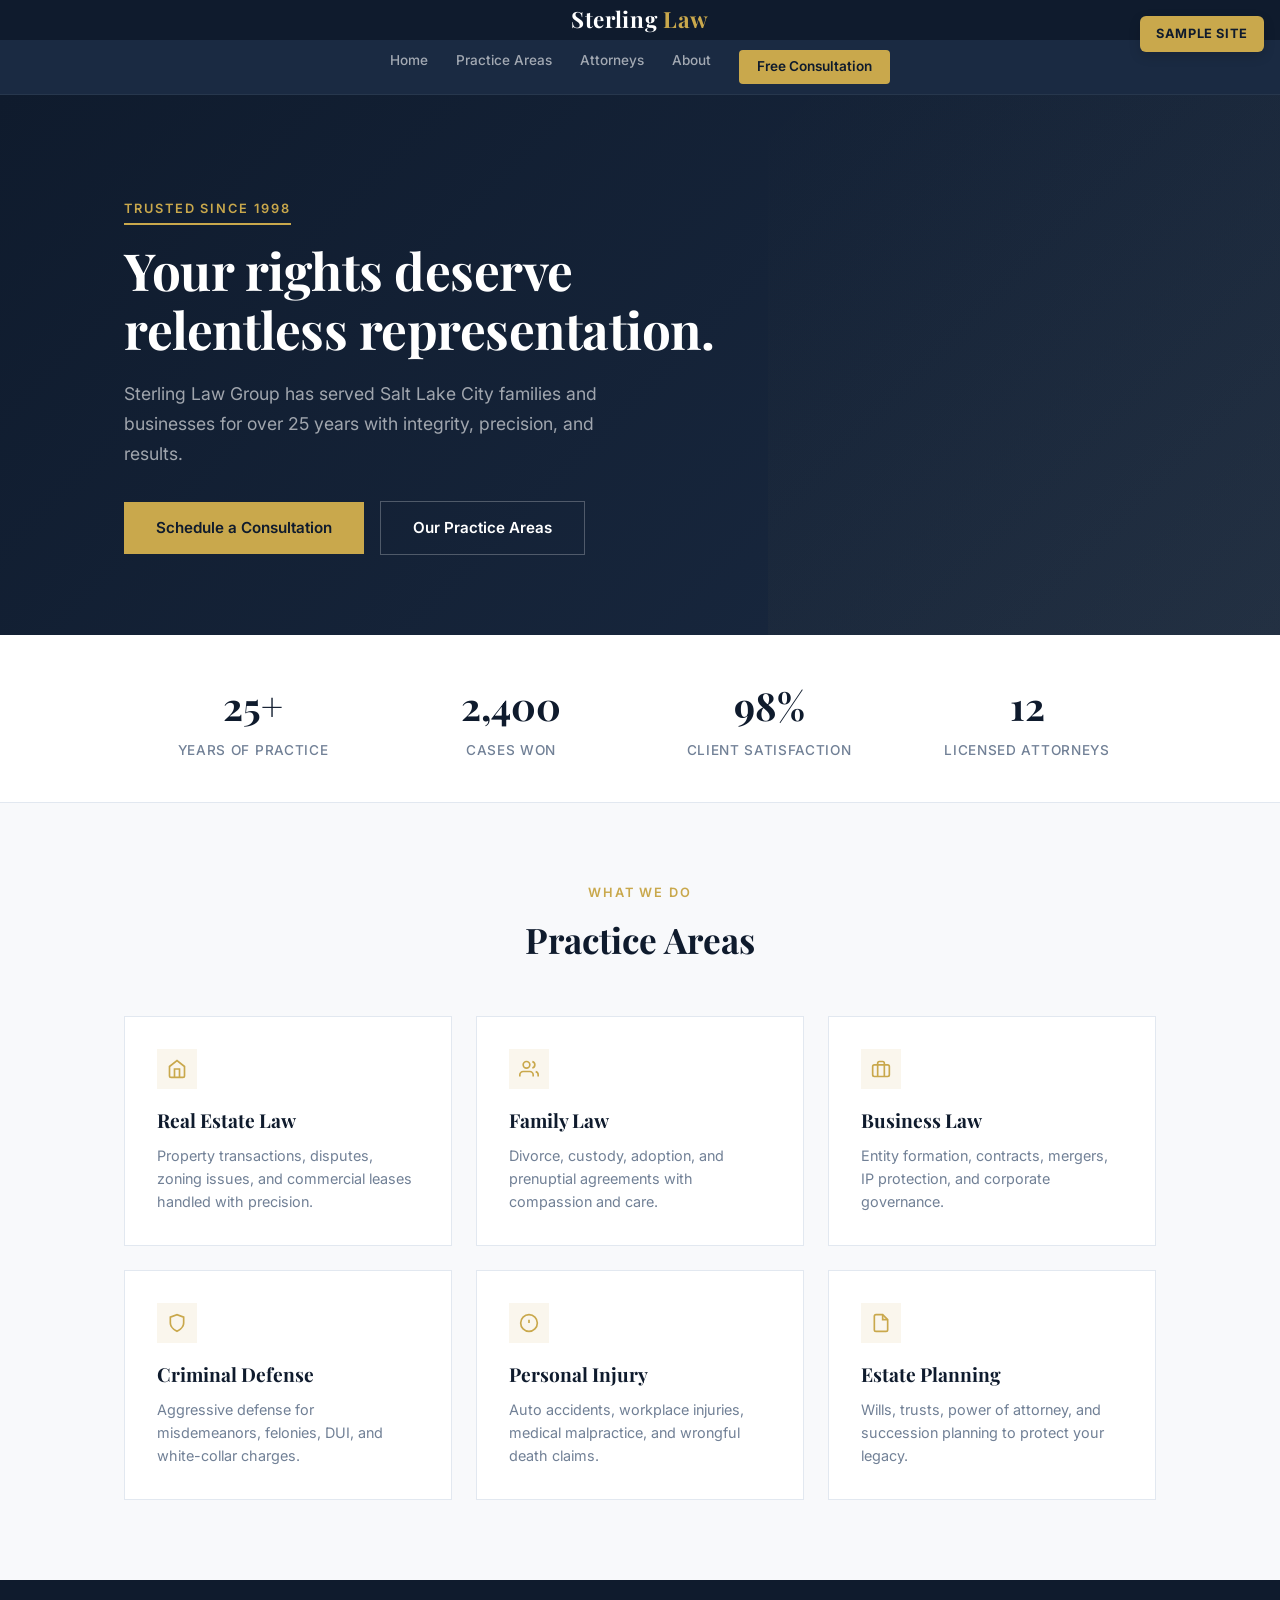
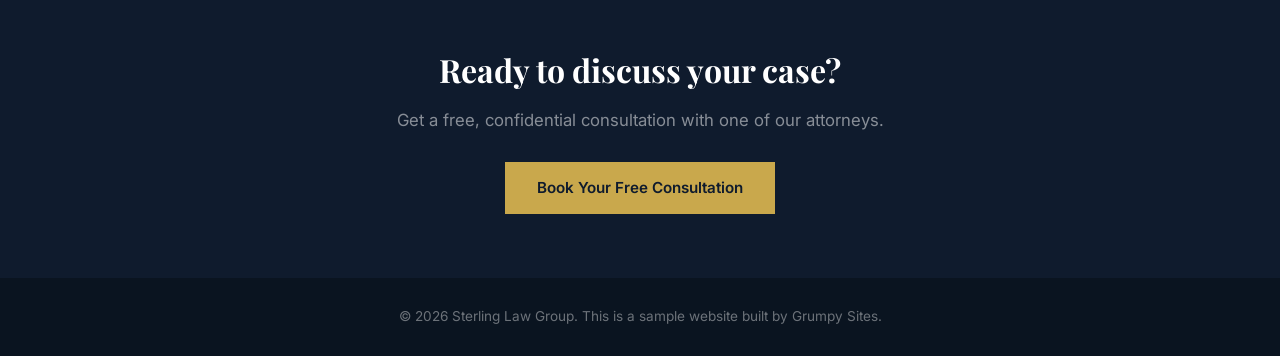
<file: samples/professional.html>
<!DOCTYPE html>
<html lang="en">
<head>
  <meta charset="UTF-8">
  <meta name="viewport" content="width=device-width, initial-scale=1.0">
  <title>Sterling Law Group — Sample Site</title>
  <link rel="preconnect" href="https://fonts.googleapis.com">
  <link rel="preconnect" href="https://fonts.gstatic.com" crossorigin>
  <link href="https://fonts.googleapis.com/css2?family=Playfair+Display:wght@500;600;700&family=Inter:wght@400;500;600&display=swap" rel="stylesheet">
  <style>
    *, *::before, *::after { margin: 0; padding: 0; box-sizing: border-box; }
    :root {
      --navy: #0f1b2d;
      --dark-blue: #1a2a42;
      --gold: #c9a84c;
      --gold-hover: #b8973f;
      --white: #ffffff;
      --light: #f8f9fb;
      --text: #2d3748;
      --text-muted: #718096;
      --border: #e2e8f0;
    }
    html { scroll-behavior: smooth; }
    body { font-family: 'Inter', sans-serif; color: var(--text); line-height: 1.6; -webkit-font-smoothing: antialiased; }
    h1, h2, h3 { font-family: 'Playfair Display', serif; }
    a { text-decoration: none; color: inherit; }
    .container { max-width: 1080px; margin: 0 auto; padding: 0 24px; }

    /* Nav */
    .nav { background: var(--navy); padding: 20px 0; position: sticky; top: 0; z-index: 50; }
    .nav .container { display: flex; justify-content: center; align-items: center; position: relative; }
    .nav-logo { font-family: 'Playfair Display', serif; font-size: 1.4rem; font-weight: 700; color: var(--white); position: absolute; left: 50%; transform: translateX(-50%); letter-spacing: 0.03em; }
    .nav-logo span { color: var(--gold); }
    .nav-links { display: none; }
    .nav-sub { display: flex; justify-content: center; gap: 28px; padding: 10px 0; background: var(--dark-blue); border-bottom: 1px solid rgba(255,255,255,0.06); }
    .nav-sub a { color: rgba(255,255,255,0.6); font-size: 0.85rem; font-weight: 500; transition: color 0.2s; }
    .nav-sub a:hover { color: var(--gold); }
    .nav-sub .nav-cta { background: var(--gold); color: var(--navy); padding: 6px 18px; border-radius: 4px; font-weight: 600; transition: background 0.2s; }
    .nav-sub .nav-cta:hover { background: var(--gold-hover); }

    /* Hero */
    .hero { background: linear-gradient(135deg, var(--navy) 0%, var(--dark-blue) 100%); color: var(--white); padding: 100px 0 80px; position: relative; overflow: hidden; }
    .hero::after { content: ''; position: absolute; top: 0; right: 0; width: 40%; height: 100%; background: linear-gradient(135deg, transparent 0%, rgba(201,168,76,0.05) 100%); }
    .hero .container { position: relative; z-index: 1; }
    .hero-label { display: inline-block; color: var(--gold); font-size: 0.8rem; font-weight: 600; letter-spacing: 0.15em; text-transform: uppercase; margin-bottom: 16px; border-bottom: 2px solid var(--gold); padding-bottom: 4px; }
    .hero h1 { font-size: 3.2rem; font-weight: 700; line-height: 1.15; margin-bottom: 20px; max-width: 600px; letter-spacing: -0.5px; }
    .hero p { font-size: 1.1rem; color: rgba(255,255,255,0.6); max-width: 500px; margin-bottom: 32px; line-height: 1.7; }
    .btn { display: inline-block; padding: 14px 32px; font-size: 0.95rem; font-weight: 600; border: none; cursor: pointer; transition: all 0.2s; }
    .btn-gold { background: var(--gold); color: var(--navy); }
    .btn-gold:hover { background: var(--gold-hover); transform: translateY(-1px); }
    .btn-outline-w { background: transparent; color: var(--white); border: 1.5px solid rgba(255,255,255,0.25); margin-left: 12px; }
    .btn-outline-w:hover { border-color: var(--gold); color: var(--gold); }

    /* Stats */
    .stats { background: var(--white); border-bottom: 1px solid var(--border); }
    .stats-grid { display: grid; grid-template-columns: repeat(4, 1fr); text-align: center; padding: 40px 0; }
    .stat h3 { font-family: 'Playfair Display', serif; font-size: 2.4rem; color: var(--navy); margin-bottom: 4px; }
    .stat p { font-size: 0.85rem; color: var(--text-muted); font-weight: 500; text-transform: uppercase; letter-spacing: 0.05em; }

    /* Practices */
    .practices { padding: 80px 0; background: var(--light); }
    .section-label { text-align: center; color: var(--gold); font-size: 0.8rem; font-weight: 600; letter-spacing: 0.15em; text-transform: uppercase; margin-bottom: 8px; }
    .section-heading { text-align: center; font-size: 2.2rem; color: var(--navy); margin-bottom: 48px; }
    .practices-grid { display: grid; grid-template-columns: repeat(3, 1fr); gap: 24px; }
    .practice-card { background: var(--white); padding: 32px; border: 1px solid var(--border); transition: all 0.2s; }
    .practice-card:hover { border-color: var(--gold); box-shadow: 0 8px 24px rgba(0,0,0,0.06); transform: translateY(-2px); }
    .practice-icon { width: 40px; height: 40px; background: rgba(201,168,76,0.1); display: flex; align-items: center; justify-content: center; margin-bottom: 16px; color: var(--gold); }
    .practice-card h3 { font-size: 1.2rem; margin-bottom: 8px; color: var(--navy); }
    .practice-card p { font-size: 0.9rem; color: var(--text-muted); line-height: 1.6; }

    /* CTA */
    .cta { background: var(--navy); color: var(--white); text-align: center; padding: 64px 0; }
    .cta h2 { font-size: 2rem; margin-bottom: 12px; }
    .cta p { color: rgba(255,255,255,0.5); margin-bottom: 28px; font-size: 1.05rem; }

    /* Footer */
    .footer { background: #0a1420; color: rgba(255,255,255,0.4); text-align: center; padding: 28px 0; font-size: 0.85rem; }

    /* Sample badge */
    .sample-badge { position: fixed; top: 16px; right: 16px; background: var(--gold); color: var(--navy); padding: 8px 16px; border-radius: 6px; font-size: 0.8rem; font-weight: 700; z-index: 999; letter-spacing: 0.05em; box-shadow: 0 4px 12px rgba(0,0,0,0.15); }

    @media (max-width: 768px) {
      .hero h1 { font-size: 2rem; }
      .stats-grid { grid-template-columns: repeat(2, 1fr); gap: 24px; }
      .practices-grid { grid-template-columns: 1fr; }
      .nav-links { display: none; }
    }
  </style>
</head>
<body>

  <div class="sample-badge">SAMPLE SITE</div>

  <nav class="nav">
    <div class="container">
      <div class="nav-logo">Sterling <span>Law</span></div>
    </div>
  </nav>
  <div class="nav-sub">
    <a href="#">Home</a>
    <a href="#">Practice Areas</a>
    <a href="#">Attorneys</a>
    <a href="#">About</a>
    <a href="#" class="nav-cta">Free Consultation</a>
  </div>

  <section class="hero">
    <div class="container">
      <div class="hero-label">Trusted Since 1998</div>
      <h1>Your rights deserve relentless representation.</h1>
      <p>Sterling Law Group has served Salt Lake City families and businesses for over 25 years with integrity, precision, and results.</p>
      <a href="#" class="btn btn-gold">Schedule a Consultation</a>
      <a href="#" class="btn btn-outline-w">Our Practice Areas</a>
    </div>
  </section>

  <section class="stats">
    <div class="container">
      <div class="stats-grid">
        <div class="stat">
          <h3>25+</h3>
          <p>Years of Practice</p>
        </div>
        <div class="stat">
          <h3>2,400</h3>
          <p>Cases Won</p>
        </div>
        <div class="stat">
          <h3>98%</h3>
          <p>Client Satisfaction</p>
        </div>
        <div class="stat">
          <h3>12</h3>
          <p>Licensed Attorneys</p>
        </div>
      </div>
    </div>
  </section>

  <section class="practices">
    <div class="container">
      <div class="section-label">What We Do</div>
      <h2 class="section-heading">Practice Areas</h2>
      <div class="practices-grid">
        <div class="practice-card">
          <div class="practice-icon">
            <svg width="20" height="20" viewBox="0 0 24 24" fill="none" stroke="currentColor" stroke-width="2"><path d="M3 9l9-7 9 7v11a2 2 0 0 1-2 2H5a2 2 0 0 1-2-2z"/><polyline points="9 22 9 12 15 12 15 22"/></svg>
          </div>
          <h3>Real Estate Law</h3>
          <p>Property transactions, disputes, zoning issues, and commercial leases handled with precision.</p>
        </div>
        <div class="practice-card">
          <div class="practice-icon">
            <svg width="20" height="20" viewBox="0 0 24 24" fill="none" stroke="currentColor" stroke-width="2"><path d="M17 21v-2a4 4 0 0 0-4-4H5a4 4 0 0 0-4 4v2"/><circle cx="9" cy="7" r="4"/><path d="M23 21v-2a4 4 0 0 0-3-3.87"/><path d="M16 3.13a4 4 0 0 1 0 7.75"/></svg>
          </div>
          <h3>Family Law</h3>
          <p>Divorce, custody, adoption, and prenuptial agreements with compassion and care.</p>
        </div>
        <div class="practice-card">
          <div class="practice-icon">
            <svg width="20" height="20" viewBox="0 0 24 24" fill="none" stroke="currentColor" stroke-width="2"><rect x="2" y="7" width="20" height="14" rx="2" ry="2"/><path d="M16 21V5a2 2 0 0 0-2-2h-4a2 2 0 0 0-2 2v16"/></svg>
          </div>
          <h3>Business Law</h3>
          <p>Entity formation, contracts, mergers, IP protection, and corporate governance.</p>
        </div>
        <div class="practice-card">
          <div class="practice-icon">
            <svg width="20" height="20" viewBox="0 0 24 24" fill="none" stroke="currentColor" stroke-width="2"><path d="M12 22s8-4 8-10V5l-8-3-8 3v7c0 6 8 10 8 10z"/></svg>
          </div>
          <h3>Criminal Defense</h3>
          <p>Aggressive defense for misdemeanors, felonies, DUI, and white-collar charges.</p>
        </div>
        <div class="practice-card">
          <div class="practice-icon">
            <svg width="20" height="20" viewBox="0 0 24 24" fill="none" stroke="currentColor" stroke-width="2"><circle cx="12" cy="12" r="10"/><line x1="12" y1="8" x2="12" y2="12"/><line x1="12" y1="16" x2="12.01" y2="16"/></svg>
          </div>
          <h3>Personal Injury</h3>
          <p>Auto accidents, workplace injuries, medical malpractice, and wrongful death claims.</p>
        </div>
        <div class="practice-card">
          <div class="practice-icon">
            <svg width="20" height="20" viewBox="0 0 24 24" fill="none" stroke="currentColor" stroke-width="2"><path d="M14 2H6a2 2 0 0 0-2 2v16a2 2 0 0 0 2 2h12a2 2 0 0 0 2-2V8z"/><polyline points="14 2 14 8 20 8"/></svg>
          </div>
          <h3>Estate Planning</h3>
          <p>Wills, trusts, power of attorney, and succession planning to protect your legacy.</p>
        </div>
      </div>
    </div>
  </section>

  <section class="cta">
    <div class="container">
      <h2>Ready to discuss your case?</h2>
      <p>Get a free, confidential consultation with one of our attorneys.</p>
      <a href="#" class="btn btn-gold">Book Your Free Consultation</a>
    </div>
  </section>

  <footer class="footer">
    <div class="container">
      <p>&copy; 2026 Sterling Law Group. This is a sample website built by Grumpy Sites.</p>
    </div>
  </footer>

</body>
</html>
</file>
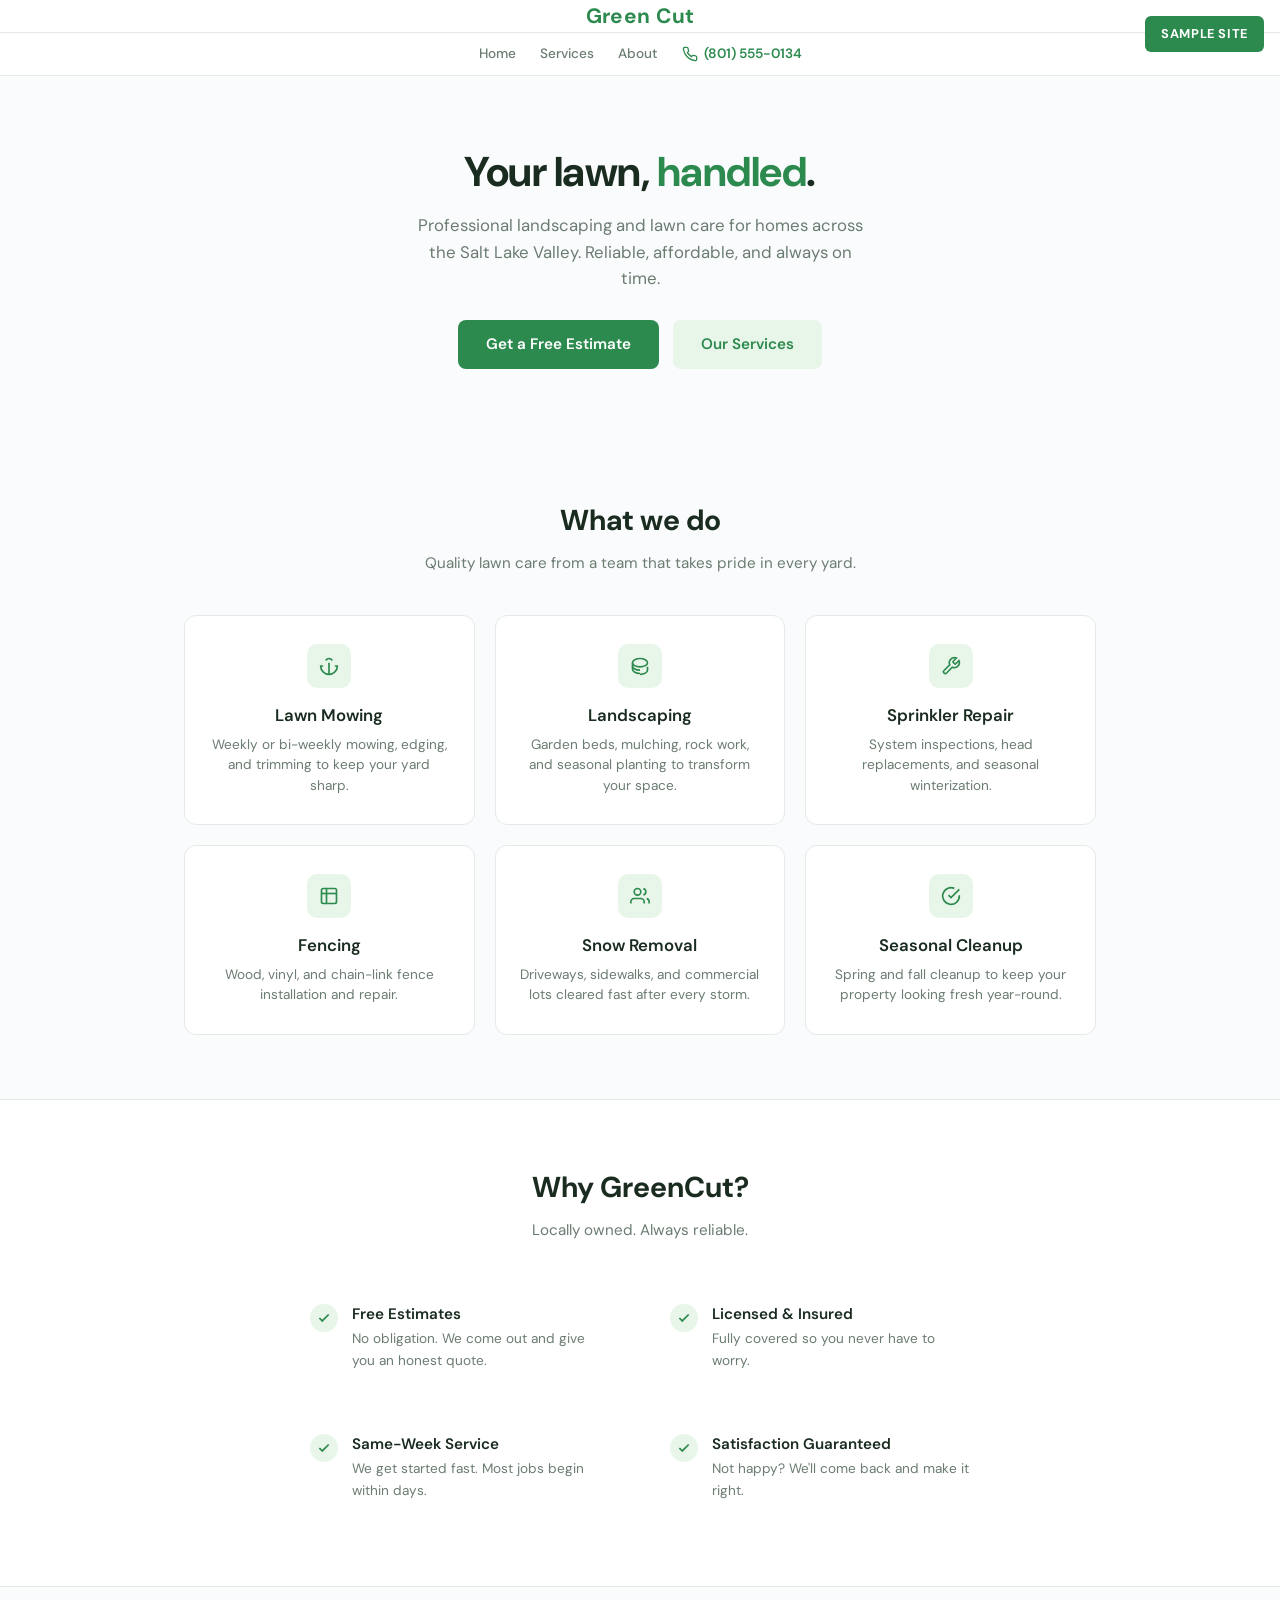
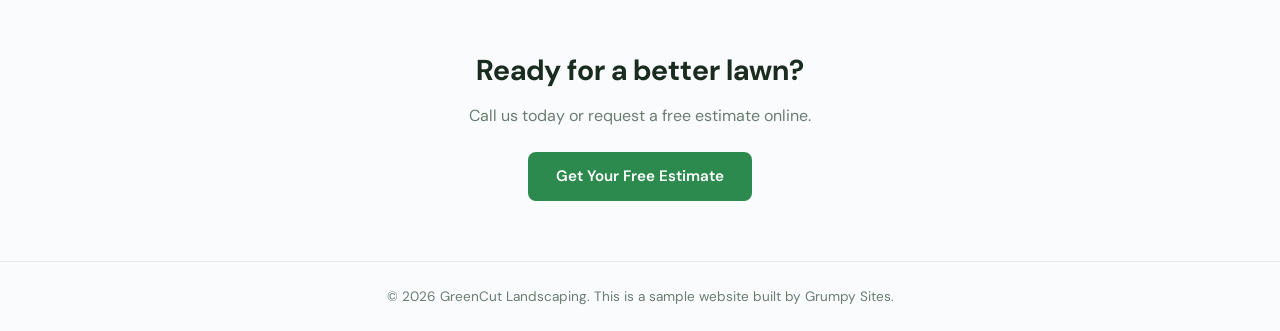
<file: samples/simple.html>
<!DOCTYPE html>
<html lang="en">
<head>
  <meta charset="UTF-8">
  <meta name="viewport" content="width=device-width, initial-scale=1.0">
  <title>GreenCut Landscaping — Sample Site</title>
  <link rel="preconnect" href="https://fonts.googleapis.com">
  <link rel="preconnect" href="https://fonts.gstatic.com" crossorigin>
  <link href="https://fonts.googleapis.com/css2?family=DM+Sans:wght@400;500;600;700&display=swap" rel="stylesheet">
  <style>
    *, *::before, *::after { margin: 0; padding: 0; box-sizing: border-box; }
    :root {
      --green: #2d8a4e;
      --green-dark: #246e3e;
      --green-light: #e8f5e9;
      --bg: #fafbfc;
      --white: #ffffff;
      --text: #1a2b1f;
      --text-muted: #6b7c71;
      --border: #e4ebe6;
    }
    html { scroll-behavior: smooth; }
    body { font-family: 'DM Sans', sans-serif; background: var(--bg); color: var(--text); line-height: 1.6; -webkit-font-smoothing: antialiased; }
    a { text-decoration: none; color: inherit; }
    .container { max-width: 960px; margin: 0 auto; padding: 0 24px; }

    /* Nav */
    .nav { background: var(--white); padding: 16px 0; border-bottom: 1px solid var(--border); position: sticky; top: 0; z-index: 50; }
    .nav .container { display: flex; justify-content: center; align-items: center; position: relative; }
    .nav-logo { font-size: 1.3rem; font-weight: 700; color: var(--green); position: absolute; left: 50%; transform: translateX(-50%); letter-spacing: 0.02em; }
    .nav-links { display: none; }
    .nav-sub { display: flex; justify-content: center; gap: 24px; align-items: center; padding: 10px 0; background: var(--white); border-bottom: 1px solid var(--border); }
    .nav-sub a { color: var(--text-muted); font-size: 0.85rem; font-weight: 500; transition: color 0.2s; }
    .nav-sub a:hover { color: var(--text); }
    .nav-sub .nav-call { color: var(--green); font-weight: 600; display: flex; align-items: center; gap: 6px; }

    /* Hero */
    .hero { padding: 72px 0 64px; text-align: center; }
    .hero h1 { font-size: 2.6rem; font-weight: 700; letter-spacing: -0.5px; margin-bottom: 14px; line-height: 1.2; }
    .hero h1 span { color: var(--green); }
    .hero p { font-size: 1.05rem; color: var(--text-muted); max-width: 460px; margin: 0 auto 28px; }
    .btn-green { display: inline-block; padding: 12px 28px; background: var(--green); color: var(--white); border-radius: 8px; font-weight: 600; font-size: 0.95rem; transition: all 0.2s; }
    .btn-green:hover { background: var(--green-dark); transform: translateY(-1px); }
    .btn-light { display: inline-block; padding: 12px 28px; background: var(--green-light); color: var(--green); border-radius: 8px; font-weight: 600; font-size: 0.95rem; margin-left: 10px; transition: all 0.2s; }
    .btn-light:hover { background: #d4edd8; }

    /* Services */
    .services { padding: 64px 0; }
    .section-heading { text-align: center; font-size: 1.8rem; font-weight: 700; margin-bottom: 8px; }
    .section-sub { text-align: center; color: var(--text-muted); margin-bottom: 40px; font-size: 0.95rem; }
    .services-grid { display: grid; grid-template-columns: repeat(3, 1fr); gap: 20px; }
    .service-card { background: var(--white); padding: 28px 24px; border-radius: 12px; border: 1px solid var(--border); text-align: center; transition: all 0.2s; }
    .service-card:hover { border-color: var(--green); box-shadow: 0 4px 16px rgba(0,0,0,0.04); }
    .service-icon { width: 44px; height: 44px; background: var(--green-light); border-radius: 10px; display: flex; align-items: center; justify-content: center; margin: 0 auto 14px; color: var(--green); }
    .service-card h3 { font-size: 1.05rem; font-weight: 600; margin-bottom: 6px; }
    .service-card p { font-size: 0.85rem; color: var(--text-muted); line-height: 1.5; }

    /* Why us */
    .why { padding: 64px 0; background: var(--white); border-top: 1px solid var(--border); border-bottom: 1px solid var(--border); }
    .why-grid { display: grid; grid-template-columns: repeat(2, 1fr); gap: 20px; max-width: 700px; margin: 0 auto; }
    .why-item { display: flex; gap: 14px; align-items: start; padding: 20px; }
    .why-check { width: 28px; height: 28px; background: var(--green-light); border-radius: 50%; display: flex; align-items: center; justify-content: center; color: var(--green); flex-shrink: 0; margin-top: 2px; }
    .why-item h3 { font-size: 0.95rem; font-weight: 600; margin-bottom: 2px; }
    .why-item p { font-size: 0.85rem; color: var(--text-muted); }

    /* CTA */
    .cta { padding: 60px 0; text-align: center; }
    .cta h2 { font-size: 1.8rem; font-weight: 700; margin-bottom: 10px; }
    .cta p { color: var(--text-muted); margin-bottom: 24px; }

    /* Footer */
    .footer { padding: 24px 0; text-align: center; color: var(--text-muted); font-size: 0.85rem; border-top: 1px solid var(--border); }

    /* Sample badge */
    .sample-badge { position: fixed; top: 16px; right: 16px; background: var(--green); color: var(--white); padding: 8px 16px; border-radius: 6px; font-size: 0.8rem; font-weight: 700; z-index: 999; letter-spacing: 0.05em; }

    @media (max-width: 768px) {
      .hero h1 { font-size: 1.8rem; }
      .services-grid { grid-template-columns: 1fr; }
      .why-grid { grid-template-columns: 1fr; }
      .nav-links { display: none; }
    }
  </style>
</head>
<body>

  <div class="sample-badge">SAMPLE SITE</div>

  <nav class="nav">
    <div class="container">
      <div class="nav-logo">Green Cut</div>
    </div>
  </nav>
  <div class="nav-sub">
    <a href="#">Home</a>
    <a href="#">Services</a>
    <a href="#">About</a>
    <a href="#" class="nav-call">
      <svg width="16" height="16" viewBox="0 0 24 24" fill="none" stroke="currentColor" stroke-width="2"><path d="M22 16.92v3a2 2 0 0 1-2.18 2 19.79 19.79 0 0 1-8.63-3.07 19.5 19.5 0 0 1-6-6 19.79 19.79 0 0 1-3.07-8.67A2 2 0 0 1 4.11 2h3a2 2 0 0 1 2 1.72 12.84 12.84 0 0 0 .7 2.81 2 2 0 0 1-.45 2.11L8.09 9.91a16 16 0 0 0 6 6l1.27-1.27a2 2 0 0 1 2.11-.45 12.84 12.84 0 0 0 2.81.7A2 2 0 0 1 22 16.92z"/></svg>
      (801) 555-0134
    </a>
  </div>

  <section class="hero">
    <div class="container">
      <h1>Your lawn, <span>handled</span>.</h1>
      <p>Professional landscaping and lawn care for homes across the Salt Lake Valley. Reliable, affordable, and always on time.</p>
      <a href="#" class="btn-green">Get a Free Estimate</a>
      <a href="#" class="btn-light">Our Services</a>
    </div>
  </section>

  <section class="services">
    <div class="container">
      <h2 class="section-heading">What we do</h2>
      <p class="section-sub">Quality lawn care from a team that takes pride in every yard.</p>
      <div class="services-grid">
        <div class="service-card">
          <div class="service-icon">
            <svg width="20" height="20" viewBox="0 0 24 24" fill="none" stroke="currentColor" stroke-width="2"><path d="M12 22V8"/><path d="M5 12H2a10 10 0 0 0 20 0h-3"/><path d="M8 5.2C9.2 3.8 10.5 3 12 3s2.8.8 4 2.2"/></svg>
          </div>
          <h3>Lawn Mowing</h3>
          <p>Weekly or bi-weekly mowing, edging, and trimming to keep your yard sharp.</p>
        </div>
        <div class="service-card">
          <div class="service-icon">
            <svg width="20" height="20" viewBox="0 0 24 24" fill="none" stroke="currentColor" stroke-width="2"><path d="M12 22c4.97 0 9-2.24 9-5v-4"/><path d="M12 13c4.97 0 9-2.24 9-5S16.97 3 12 3 3 5.24 3 8s4.03 5 9 5z"/><path d="M3 8v4c0 2.76 4.03 5 9 5"/><path d="M3 12v4c0 2.76 4.03 5 9 5"/></svg>
          </div>
          <h3>Landscaping</h3>
          <p>Garden beds, mulching, rock work, and seasonal planting to transform your space.</p>
        </div>
        <div class="service-card">
          <div class="service-icon">
            <svg width="20" height="20" viewBox="0 0 24 24" fill="none" stroke="currentColor" stroke-width="2"><path d="M14.7 6.3a1 1 0 0 0 0 1.4l1.6 1.6a1 1 0 0 0 1.4 0l3.77-3.77a6 6 0 0 1-7.94 7.94l-6.91 6.91a2.12 2.12 0 0 1-3-3l6.91-6.91a6 6 0 0 1 7.94-7.94l-3.76 3.76z"/></svg>
          </div>
          <h3>Sprinkler Repair</h3>
          <p>System inspections, head replacements, and seasonal winterization.</p>
        </div>
        <div class="service-card">
          <div class="service-icon">
            <svg width="20" height="20" viewBox="0 0 24 24" fill="none" stroke="currentColor" stroke-width="2"><rect x="3" y="3" width="18" height="18" rx="2"/><path d="M3 9h18"/><path d="M9 3v18"/></svg>
          </div>
          <h3>Fencing</h3>
          <p>Wood, vinyl, and chain-link fence installation and repair.</p>
        </div>
        <div class="service-card">
          <div class="service-icon">
            <svg width="20" height="20" viewBox="0 0 24 24" fill="none" stroke="currentColor" stroke-width="2"><path d="M17 21v-2a4 4 0 0 0-4-4H5a4 4 0 0 0-4 4v2"/><circle cx="9" cy="7" r="4"/><path d="M23 21v-2a4 4 0 0 0-3-3.87"/><path d="M16 3.13a4 4 0 0 1 0 7.75"/></svg>
          </div>
          <h3>Snow Removal</h3>
          <p>Driveways, sidewalks, and commercial lots cleared fast after every storm.</p>
        </div>
        <div class="service-card">
          <div class="service-icon">
            <svg width="20" height="20" viewBox="0 0 24 24" fill="none" stroke="currentColor" stroke-width="2"><path d="M22 11.08V12a10 10 0 1 1-5.93-9.14"/><polyline points="22 4 12 14.01 9 11.01"/></svg>
          </div>
          <h3>Seasonal Cleanup</h3>
          <p>Spring and fall cleanup to keep your property looking fresh year-round.</p>
        </div>
      </div>
    </div>
  </section>

  <section class="why">
    <div class="container">
      <h2 class="section-heading">Why GreenCut?</h2>
      <p class="section-sub">Locally owned. Always reliable.</p>
      <div class="why-grid">
        <div class="why-item">
          <div class="why-check">
            <svg width="14" height="14" viewBox="0 0 24 24" fill="none" stroke="currentColor" stroke-width="3"><polyline points="20 6 9 17 4 12"/></svg>
          </div>
          <div>
            <h3>Free Estimates</h3>
            <p>No obligation. We come out and give you an honest quote.</p>
          </div>
        </div>
        <div class="why-item">
          <div class="why-check">
            <svg width="14" height="14" viewBox="0 0 24 24" fill="none" stroke="currentColor" stroke-width="3"><polyline points="20 6 9 17 4 12"/></svg>
          </div>
          <div>
            <h3>Licensed &amp; Insured</h3>
            <p>Fully covered so you never have to worry.</p>
          </div>
        </div>
        <div class="why-item">
          <div class="why-check">
            <svg width="14" height="14" viewBox="0 0 24 24" fill="none" stroke="currentColor" stroke-width="3"><polyline points="20 6 9 17 4 12"/></svg>
          </div>
          <div>
            <h3>Same-Week Service</h3>
            <p>We get started fast. Most jobs begin within days.</p>
          </div>
        </div>
        <div class="why-item">
          <div class="why-check">
            <svg width="14" height="14" viewBox="0 0 24 24" fill="none" stroke="currentColor" stroke-width="3"><polyline points="20 6 9 17 4 12"/></svg>
          </div>
          <div>
            <h3>Satisfaction Guaranteed</h3>
            <p>Not happy? We'll come back and make it right.</p>
          </div>
        </div>
      </div>
    </div>
  </section>

  <section class="cta">
    <div class="container">
      <h2>Ready for a better lawn?</h2>
      <p>Call us today or request a free estimate online.</p>
      <a href="#" class="btn-green">Get Your Free Estimate</a>
    </div>
  </section>

  <footer class="footer">
    <div class="container">
      <p>&copy; 2026 GreenCut Landscaping. This is a sample website built by Grumpy Sites.</p>
    </div>
  </footer>

</body>
</html>
</file>
<file: css/style.css>
/* ===== RESET & BASE ===== */
*, *::before, *::after {
  margin: 0;
  padding: 0;
  box-sizing: border-box;
}

:root {
  /* Colors — dark gray + sky blue + light red */
  --charcoal: #2b2b2b;
  --dark: #1e1e1e;
  --darker: #151515;
  --accent: #5bade0;
  --accent-hover: #4a9ad0;
  --accent-light: rgba(91, 173, 224, 0.1);
  --accent-red: #e07070;
  --accent-red-light: rgba(224, 112, 112, 0.1);
  --light: #f7f8fa;
  --white: #ffffff;
  --text-primary: #1e293b;
  --text-secondary: #64748b;
  --text-muted: #94a3b8;
  --border: #e2e8f0;
  --card-bg: #ffffff;

  /* Shadows — layered for depth */
  --shadow-sm: 0 1px 3px rgba(0, 0, 0, 0.06), 0 1px 2px rgba(0, 0, 0, 0.04);
  --shadow: 0 4px 6px rgba(0, 0, 0, 0.04), 0 10px 24px rgba(0, 0, 0, 0.06);
  --shadow-lg: 0 10px 30px rgba(0, 0, 0, 0.08), 0 20px 50px rgba(0, 0, 0, 0.06);

  /* Spacing — 8dp rhythm */
  --space-1: 4px;
  --space-2: 8px;
  --space-3: 12px;
  --space-4: 16px;
  --space-5: 20px;
  --space-6: 24px;
  --space-8: 32px;
  --space-10: 40px;
  --space-12: 48px;
  --space-16: 64px;
  --space-20: 80px;
  --space-24: 96px;

  /* Type scale */
  --text-xs: 0.75rem;
  --text-sm: 0.875rem;
  --text-base: 1rem;
  --text-lg: 1.125rem;
  --text-xl: 1.25rem;
  --text-2xl: 1.5rem;
  --text-3xl: 1.875rem;
  --text-4xl: 2.25rem;
  --text-5xl: 3rem;

  --radius: 12px;
  --radius-sm: 8px;
  --radius-lg: 16px;
  --transition: 0.2s ease;
  --transition-slow: 0.3s ease;
}

html {
  scroll-behavior: smooth;
}

body {
  font-family: 'Open Sans', -apple-system, BlinkMacSystemFont, sans-serif;
  color: var(--text-primary);
  background: var(--white);
  line-height: 1.6;
  font-size: 16px;
  -webkit-font-smoothing: antialiased;
  -moz-osx-font-smoothing: grayscale;
}

h1, h2, h3, h4, h5, h6 {
  font-family: 'Poppins', 'Open Sans', sans-serif;
  line-height: 1.25;
}

a {
  text-decoration: none;
  color: inherit;
  cursor: pointer;
}

ul {
  list-style: none;
}

img {
  max-width: 100%;
  display: block;
}

.container {
  max-width: 1120px;
  margin: 0 auto;
  padding: 0 var(--space-6);
}

/* ===== NAVIGATION ===== */
.navbar {
  background: var(--dark);
  padding: var(--space-4) 0;
  position: sticky;
  top: 0;
  z-index: 100;
  border-bottom: 1px solid rgba(255, 255, 255, 0.06);
  backdrop-filter: blur(12px);
  -webkit-backdrop-filter: blur(12px);
}

.navbar .container {
  display: flex;
  justify-content: space-between;
  align-items: center;
}

.logo {
  font-family: 'Times New Roman', Times, serif;
  font-size: var(--text-2xl);
  font-weight: 700;
  color: var(--white);
  letter-spacing: -0.5px;
}

.logo span {
  color: var(--accent);
}

.nav-links {
  display: flex;
  gap: var(--space-8);
  align-items: center;
}

.nav-links a {
  color: rgba(255, 255, 255, 0.65);
  font-size: var(--text-sm);
  font-weight: 500;
  transition: color var(--transition);
  position: relative;
  padding: var(--space-1) 0;
  letter-spacing: 0.01em;
}

.nav-links a:hover,
.nav-links a.active {
  color: var(--white);
}

.nav-links a::after {
  content: '';
  position: absolute;
  bottom: -2px;
  left: 0;
  width: 0;
  height: 2px;
  background: var(--accent);
  transition: width var(--transition);
  border-radius: 1px;
}

.nav-links a:hover::after,
.nav-links a.active::after {
  width: 100%;
}

.nav-cta {
  background: var(--accent);
  color: var(--white) !important;
  padding: var(--space-2) var(--space-5) !important;
  border-radius: 50px;
  font-weight: 600 !important;
  font-size: var(--text-sm) !important;
  transition: all var(--transition) !important;
}

.nav-cta:hover {
  background: var(--accent-hover);
  transform: translateY(-1px);
}

.nav-cta::after {
  display: none !important;
}

.hamburger {
  display: none;
  flex-direction: column;
  gap: 5px;
  cursor: pointer;
  background: none;
  border: none;
  padding: var(--space-2);
}

.hamburger span {
  width: 22px;
  height: 2px;
  background: var(--white);
  border-radius: 1px;
  transition: var(--transition);
}

/* ===== HERO ===== */
.hero {
  background: var(--dark);
  color: var(--white);
  padding: var(--space-24) 0 var(--space-20);
  text-align: center;
  position: relative;
  overflow: hidden;
}

.hero::before {
  content: '';
  position: absolute;
  top: -50%;
  left: -50%;
  width: 200%;
  height: 200%;
  background: radial-gradient(ellipse at 30% 50%, rgba(91, 173, 224, 0.06) 0%, transparent 60%),
              radial-gradient(ellipse at 70% 20%, rgba(224, 112, 112, 0.04) 0%, transparent 50%);
  pointer-events: none;
}

.hero .container {
  position: relative;
  z-index: 1;
}

.hero-badge {
  display: inline-flex;
  align-items: center;
  gap: var(--space-2);
  background: rgba(91, 173, 224, 0.1);
  border: 1px solid rgba(91, 173, 224, 0.2);
  color: var(--accent);
  padding: var(--space-2) var(--space-4);
  border-radius: 50px;
  font-size: var(--text-sm);
  font-weight: 600;
  margin-bottom: var(--space-6);
  letter-spacing: 0.02em;
}

.hero h1 {
  font-size: var(--text-5xl);
  font-weight: 700;
  margin-bottom: var(--space-5);
  letter-spacing: -1.5px;
  line-height: 1.15;
  max-width: 700px;
  margin-left: auto;
  margin-right: auto;
}

.hero h1 span {
  color: var(--accent);
}

.hero p {
  font-size: var(--text-lg);
  color: var(--text-muted);
  max-width: 520px;
  margin: 0 auto var(--space-10);
  line-height: 1.7;
}

.btn {
  display: inline-flex;
  align-items: center;
  justify-content: center;
  gap: var(--space-2);
  padding: 14px 32px;
  border-radius: var(--radius-sm);
  font-size: var(--text-base);
  font-weight: 600;
  cursor: pointer;
  transition: all var(--transition);
  border: none;
  font-family: 'Poppins', sans-serif;
  letter-spacing: 0.01em;
}

.btn:focus-visible {
  outline: 3px solid var(--accent);
  outline-offset: 2px;
}

.btn-primary {
  background: var(--accent);
  color: var(--white);
}

.btn-primary:hover {
  background: var(--accent-hover);
  transform: translateY(-2px);
  box-shadow: 0 8px 24px rgba(91, 173, 224, 0.25);
}

.btn-outline {
  background: transparent;
  color: var(--white);
  border: 1.5px solid rgba(255, 255, 255, 0.2);
}

.btn-outline:hover {
  border-color: var(--accent);
  color: var(--accent);
  transform: translateY(-2px);
}

.btn-dark {
  background: var(--charcoal);
  color: var(--white);
}

.btn-dark:hover {
  background: var(--dark);
  transform: translateY(-2px);
}

.hero-buttons {
  display: flex;
  gap: var(--space-4);
  justify-content: center;
  flex-wrap: wrap;
}

/* ===== SVG ICONS ===== */
.icon-svg {
  width: 24px;
  height: 24px;
  stroke: currentColor;
  stroke-width: 2;
  stroke-linecap: round;
  stroke-linejoin: round;
  fill: none;
  flex-shrink: 0;
}

.icon-svg-lg {
  width: 40px;
  height: 40px;
}

/* ===== SECTIONS ===== */
.section {
  padding: var(--space-20) 0;
}

.section-alt {
  background: var(--light);
}

.section-title {
  text-align: center;
  margin-bottom: var(--space-12);
}

.section-title h2 {
  font-size: var(--text-3xl);
  font-weight: 700;
  color: var(--text-primary);
  margin-bottom: var(--space-3);
  letter-spacing: -0.5px;
}

.section-title p {
  color: var(--text-secondary);
  font-size: var(--text-lg);
  max-width: 480px;
  margin: 0 auto;
  line-height: 1.6;
}

/* ===== FEATURES / SELLING POINTS ===== */
.features-grid {
  display: grid;
  grid-template-columns: repeat(3, 1fr);
  gap: var(--space-6);
}

.feature-card {
  background: var(--card-bg);
  padding: var(--space-8);
  border-radius: var(--radius);
  border: 1px solid var(--border);
  transition: all var(--transition);
  position: relative;
}

.feature-card:hover {
  border-color: var(--accent);
  box-shadow: var(--shadow);
  transform: translateY(-2px);
}

.feature-card-icon {
  width: 48px;
  height: 48px;
  border-radius: 10px;
  display: flex;
  align-items: center;
  justify-content: center;
  margin-bottom: var(--space-5);
  color: var(--accent);
  background: var(--accent-light);
}

.feature-card h3 {
  font-size: var(--text-lg);
  font-weight: 600;
  margin-bottom: var(--space-2);
  color: var(--text-primary);
}

.feature-card p {
  color: var(--text-secondary);
  font-size: var(--text-sm);
  line-height: 1.7;
}

/* ===== SERVICES PAGE ===== */
.services-grid {
  display: grid;
  grid-template-columns: repeat(2, 1fr);
  gap: var(--space-6);
}

.service-card {
  background: var(--card-bg);
  padding: var(--space-8);
  border-radius: var(--radius);
  border: 1px solid var(--border);
  transition: all var(--transition);
  position: relative;
}

.service-card:hover {
  border-color: var(--accent);
  box-shadow: var(--shadow);
  transform: translateY(-2px);
}

.service-card-icon {
  width: 44px;
  height: 44px;
  border-radius: 10px;
  display: flex;
  align-items: center;
  justify-content: center;
  margin-bottom: var(--space-4);
  color: var(--accent);
  background: var(--accent-light);
}

.service-card h3 {
  font-size: var(--text-xl);
  font-weight: 600;
  margin-bottom: var(--space-2);
  color: var(--text-primary);
}

.service-card p {
  color: var(--text-secondary);
  font-size: var(--text-sm);
  line-height: 1.7;
}

.service-card .price {
  display: inline-block;
  margin-top: var(--space-4);
  font-weight: 700;
  color: var(--accent-red);
  font-size: var(--text-base);
  font-family: 'Poppins', sans-serif;
}

/* ===== PORTFOLIO ===== */
.portfolio-grid {
  display: grid;
  grid-template-columns: repeat(3, 1fr);
  gap: var(--space-6);
}

.portfolio-card {
  background: var(--card-bg);
  border-radius: var(--radius);
  overflow: hidden;
  border: 1px solid var(--border);
  transition: all var(--transition);
}

.portfolio-card:hover {
  border-color: var(--accent);
  box-shadow: var(--shadow);
  transform: translateY(-2px);
}

.portfolio-thumb {
  width: 100%;
  height: 200px;
  background: linear-gradient(135deg, var(--charcoal) 0%, #2d3748 100%);
  display: flex;
  align-items: center;
  justify-content: center;
  color: var(--text-muted);
  font-size: var(--text-sm);
  font-weight: 500;
  letter-spacing: 0.05em;
  text-transform: uppercase;
}

.portfolio-info {
  padding: var(--space-5);
}

.portfolio-info h3 {
  font-size: var(--text-base);
  font-weight: 600;
  margin-bottom: var(--space-1);
  color: var(--text-primary);
}

.portfolio-info p {
  color: var(--text-secondary);
  font-size: var(--text-sm);
  line-height: 1.6;
}

.portfolio-tag {
  display: inline-block;
  margin-top: var(--space-3);
  padding: var(--space-1) var(--space-3);
  background: var(--accent-red-light);
  border-radius: 50px;
  font-size: var(--text-xs);
  color: var(--accent-red);
  font-weight: 600;
  letter-spacing: 0.02em;
}

/* ===== ABOUT PAGE ===== */
.about-content {
  display: grid;
  grid-template-columns: 1fr 1.2fr;
  gap: var(--space-16);
  align-items: start;
}

.about-photo {
  width: 100%;
  height: 480px;
  border-radius: var(--radius-lg);
  object-fit: cover;
  box-shadow: var(--shadow-lg);
}

.about-text h2 {
  font-size: var(--text-3xl);
  font-weight: 700;
  margin-bottom: var(--space-5);
  color: var(--text-primary);
  letter-spacing: -0.5px;
}

.about-text p {
  color: var(--text-secondary);
  font-size: var(--text-base);
  line-height: 1.8;
  margin-bottom: var(--space-4);
}

.about-text .highlight {
  color: var(--text-primary);
  font-weight: 600;
}

/* ===== CONTACT PAGE ===== */
.contact-wrapper {
  display: grid;
  grid-template-columns: 1fr 1.3fr;
  gap: var(--space-12);
  align-items: start;
}

.contact-info h2 {
  font-size: var(--text-3xl);
  font-weight: 700;
  margin-bottom: var(--space-4);
  color: var(--text-primary);
  letter-spacing: -0.5px;
}

.contact-info > p {
  color: var(--text-secondary);
  font-size: var(--text-base);
  line-height: 1.7;
  margin-bottom: var(--space-8);
}

.contact-detail {
  display: flex;
  align-items: center;
  gap: var(--space-3);
  margin-bottom: var(--space-5);
  color: var(--text-primary);
  font-size: var(--text-base);
}

.contact-detail-icon {
  width: 40px;
  height: 40px;
  border-radius: 10px;
  display: flex;
  align-items: center;
  justify-content: center;
  background: var(--accent-light);
  color: var(--accent);
  flex-shrink: 0;
}

.contact-detail a {
  color: var(--text-primary);
  font-weight: 500;
  transition: color var(--transition);
}

.contact-detail a:hover {
  color: var(--accent);
}

.contact-form {
  background: var(--card-bg);
  padding: var(--space-8);
  border-radius: var(--radius-lg);
  border: 1px solid var(--border);
  box-shadow: var(--shadow-sm);
}

.form-group {
  margin-bottom: var(--space-5);
}

.form-group label {
  display: block;
  font-weight: 600;
  margin-bottom: var(--space-2);
  font-size: var(--text-sm);
  color: var(--text-primary);
  font-family: 'Poppins', sans-serif;
}

.form-group input,
.form-group textarea {
  width: 100%;
  padding: 12px var(--space-4);
  border: 1.5px solid var(--border);
  border-radius: var(--radius-sm);
  font-size: var(--text-base);
  font-family: 'Open Sans', sans-serif;
  transition: all var(--transition);
  background: var(--white);
  color: var(--text-primary);
}

.form-group input::placeholder,
.form-group textarea::placeholder {
  color: var(--text-muted);
}

.form-group input:focus,
.form-group textarea:focus {
  outline: none;
  border-color: var(--accent);
  box-shadow: 0 0 0 3px var(--accent-light);
}

.form-group textarea {
  resize: vertical;
  min-height: 130px;
}

.contact-form .btn {
  width: 100%;
  padding: 14px;
}

.contact-form .btn:disabled {
  opacity: 0.6;
  cursor: not-allowed;
  transform: none;
}

/* Required asterisk */
.required {
  color: var(--accent-red);
}

/* Field error messages */
.field-error {
  display: none;
  color: var(--accent-red);
  font-size: var(--text-xs);
  margin-top: var(--space-1);
  font-weight: 500;
}

.form-group.error .field-error {
  display: block;
}

.form-group.error input,
.form-group.error textarea {
  border-color: var(--accent-red);
}

.form-group.error input:focus,
.form-group.error textarea:focus {
  box-shadow: 0 0 0 3px var(--accent-red-light);
}

/* Form status message */
.form-status {
  display: none;
  padding: var(--space-3) var(--space-4);
  border-radius: var(--radius-sm);
  font-size: var(--text-sm);
  font-weight: 500;
  margin-bottom: var(--space-4);
}

.form-status.success {
  display: block;
  background: rgba(34, 197, 94, 0.1);
  color: #16a34a;
  border: 1px solid rgba(34, 197, 94, 0.2);
}

.form-status.error {
  display: block;
  background: var(--accent-red-light);
  color: var(--accent-red);
  border: 1px solid rgba(224, 112, 112, 0.2);
}

/* ===== SHOWCASE / OUR WORK ===== */
.showcase-grid {
  display: grid;
  grid-template-columns: repeat(3, 1fr);
  gap: var(--space-6);
}

.showcase-card {
  display: block;
  border-radius: var(--radius);
  border: 1px solid var(--border);
  overflow: hidden;
  transition: all var(--transition);
  background: var(--card-bg);
  cursor: pointer;
}

.showcase-card:hover {
  border-color: var(--accent);
  box-shadow: var(--shadow-lg);
  transform: translateY(-4px);
}

.showcase-preview {
  height: 200px;
  position: relative;
  overflow: hidden;
  display: flex;
  flex-direction: column;
  padding: 16px;
}

.showcase-pro {
  background: linear-gradient(135deg, #0f1b2d 0%, #1a2a42 100%);
}

.showcase-anim {
  background: #0a0a0a;
}

.showcase-simple {
  background: #fafbfc;
}

.showcase-mock-nav {
  width: 100%;
  height: 6px;
  border-radius: 3px;
  margin-bottom: 24px;
  opacity: 0.15;
}

.showcase-pro .showcase-mock-nav { background: #c9a84c; opacity: 0.3; }
.showcase-anim .showcase-mock-nav { background: #00d4ff; opacity: 0.3; }
.showcase-simple .showcase-mock-nav { background: #2d8a4e; opacity: 0.3; }

.showcase-mock-hero {
  display: flex;
  flex-direction: column;
  align-items: center;
  justify-content: center;
  flex: 1;
  gap: 8px;
}

.showcase-mock-line {
  height: 8px;
  border-radius: 4px;
  opacity: 0.2;
}

.showcase-mock-line.w60 { width: 60%; }
.showcase-mock-line.w40 { width: 40%; }

.showcase-pro .showcase-mock-line { background: #ffffff; }
.showcase-anim .showcase-mock-line { background: linear-gradient(90deg, #00d4ff, #ff2d7b); opacity: 0.4; }
.showcase-simple .showcase-mock-line { background: #1a2b1f; }

.showcase-mock-btn {
  width: 48px;
  height: 12px;
  border-radius: 6px;
  margin-top: 4px;
}

.showcase-pro .showcase-mock-btn { background: #c9a84c; opacity: 0.6; }
.showcase-anim .showcase-mock-btn { background: #00d4ff; opacity: 0.5; box-shadow: 0 0 10px rgba(0,212,255,0.3); }
.showcase-simple .showcase-mock-btn { background: #2d8a4e; opacity: 0.5; }

.showcase-orb {
  position: absolute;
  border-radius: 50%;
  filter: blur(30px);
  pointer-events: none;
}

.showcase-orb.orb-1 {
  width: 80px;
  height: 80px;
  background: #00d4ff;
  opacity: 0.15;
  top: 20px;
  left: -10px;
  animation: float 6s ease-in-out infinite;
}

.showcase-orb.orb-2 {
  width: 60px;
  height: 60px;
  background: #ff2d7b;
  opacity: 0.12;
  bottom: 10px;
  right: 0;
  animation: float 5s ease-in-out infinite 1s;
}

@keyframes float {
  0%, 100% { transform: translateY(0); }
  50% { transform: translateY(-8px); }
}

.showcase-info {
  padding: var(--space-5);
}

.showcase-info h3 {
  font-size: var(--text-base);
  font-weight: 600;
  margin-bottom: var(--space-1);
  color: var(--text-primary);
}

.showcase-info p {
  font-size: var(--text-sm);
  color: var(--text-secondary);
  line-height: 1.6;
}

.showcase-tag {
  display: inline-block;
  padding: 2px 10px;
  border-radius: 50px;
  font-size: var(--text-xs);
  font-weight: 600;
  margin-bottom: var(--space-2);
  letter-spacing: 0.02em;
}

.tag-pro {
  background: rgba(201, 168, 76, 0.1);
  color: #b8973f;
}

.tag-anim {
  background: rgba(0, 212, 255, 0.1);
  color: #00b8db;
}

.tag-simple {
  background: rgba(45, 138, 78, 0.1);
  color: #2d8a4e;
}

/* ===== CTA BANNER ===== */
.cta-banner {
  background: var(--dark);
  color: var(--white);
  text-align: center;
  padding: var(--space-16) 0;
  position: relative;
  overflow: hidden;
}

.cta-banner::before {
  content: '';
  position: absolute;
  top: -50%;
  left: -50%;
  width: 200%;
  height: 200%;
  background: radial-gradient(ellipse at 50% 50%, rgba(91, 173, 224, 0.05) 0%, transparent 60%);
  pointer-events: none;
}

.cta-banner .container {
  position: relative;
  z-index: 1;
}

.cta-banner h2 {
  font-size: var(--text-3xl);
  font-weight: 700;
  margin-bottom: var(--space-3);
  letter-spacing: -0.5px;
}

.cta-banner p {
  color: var(--text-muted);
  margin-bottom: var(--space-8);
  font-size: var(--text-lg);
}

/* ===== FOOTER ===== */
.footer {
  background: var(--darker);
  color: var(--text-muted);
  padding: var(--space-10) 0;
  text-align: center;
  border-top: 1px solid rgba(255, 255, 255, 0.05);
}

.footer p {
  font-size: var(--text-sm);
}

.footer-links {
  display: flex;
  justify-content: center;
  gap: var(--space-6);
  margin-bottom: var(--space-4);
}

.footer-links a {
  color: var(--text-muted);
  font-size: var(--text-sm);
  transition: color var(--transition);
}

.footer-links a:hover {
  color: var(--white);
}

/* ===== PAGE HEADER (inner pages) ===== */
.page-header {
  background: var(--dark);
  color: var(--white);
  padding: var(--space-16) 0 var(--space-12);
  text-align: center;
  position: relative;
  overflow: hidden;
}

.page-header::before {
  content: '';
  position: absolute;
  top: -50%;
  left: -50%;
  width: 200%;
  height: 200%;
  background: radial-gradient(ellipse at 50% 30%, rgba(91, 173, 224, 0.04) 0%, transparent 60%);
  pointer-events: none;
}

.page-header .container {
  position: relative;
  z-index: 1;
}

.page-header h1 {
  font-size: var(--text-4xl);
  font-weight: 700;
  margin-bottom: var(--space-3);
  letter-spacing: -0.5px;
}

.page-header p {
  color: var(--text-muted);
  font-size: var(--text-lg);
}

/* ===== STATS BAR ===== */
.stats-bar {
  display: grid;
  grid-template-columns: repeat(3, 1fr);
  gap: var(--space-6);
  padding: var(--space-12) 0;
  text-align: center;
}

.stat-item h3 {
  font-size: var(--text-4xl);
  font-weight: 700;
  color: var(--accent);
  margin-bottom: var(--space-1);
  font-family: 'Poppins', sans-serif;
}

.stat-item p {
  color: var(--text-secondary);
  font-size: var(--text-sm);
  font-weight: 500;
  text-transform: uppercase;
  letter-spacing: 0.06em;
}

/* ===== PROCESS SECTION ===== */
.process-grid {
  display: grid;
  grid-template-columns: repeat(4, 1fr);
  gap: var(--space-6);
  counter-reset: process;
}

.process-step {
  text-align: center;
  position: relative;
}

.process-step::before {
  counter-increment: process;
  content: counter(process);
  display: flex;
  align-items: center;
  justify-content: center;
  width: 48px;
  height: 48px;
  border-radius: 50%;
  background: var(--accent);
  color: var(--white);
  font-family: 'Poppins', sans-serif;
  font-weight: 700;
  font-size: var(--text-lg);
  margin: 0 auto var(--space-4);
}

.process-step h3 {
  font-size: var(--text-base);
  font-weight: 600;
  margin-bottom: var(--space-2);
  color: var(--text-primary);
}

.process-step p {
  font-size: var(--text-sm);
  color: var(--text-secondary);
  line-height: 1.6;
}

/* ===== REDUCED MOTION ===== */
@media (prefers-reduced-motion: reduce) {
  *, *::before, *::after {
    transition-duration: 0.01ms !important;
    animation-duration: 0.01ms !important;
  }
  html {
    scroll-behavior: auto;
  }
}

/* ===== RESPONSIVE ===== */
@media (max-width: 1024px) {
  .process-grid {
    grid-template-columns: repeat(2, 1fr);
    gap: var(--space-8);
  }
}

@media (max-width: 768px) {
  .hamburger {
    display: flex;
  }

  .nav-links {
    display: none;
    position: absolute;
    top: 100%;
    left: 0;
    right: 0;
    background: var(--dark);
    flex-direction: column;
    padding: var(--space-5) var(--space-6);
    gap: var(--space-4);
    border-top: 1px solid rgba(255, 255, 255, 0.06);
    box-shadow: 0 10px 30px rgba(0, 0, 0, 0.2);
  }

  .nav-links.open {
    display: flex;
  }

  .nav-cta {
    text-align: center;
    width: 100%;
  }

  .hero {
    padding: var(--space-16) 0 var(--space-12);
  }

  .hero h1 {
    font-size: var(--text-3xl);
  }

  .hero p {
    font-size: var(--text-base);
  }

  .features-grid,
  .portfolio-grid,
  .showcase-grid {
    grid-template-columns: 1fr;
  }

  .services-grid {
    grid-template-columns: 1fr;
  }

  .about-content {
    grid-template-columns: 1fr;
  }

  .about-photo {
    height: 300px;
  }

  .contact-wrapper {
    grid-template-columns: 1fr;
  }

  .page-header {
    padding: var(--space-12) 0 var(--space-8);
  }

  .page-header h1 {
    font-size: var(--text-3xl);
  }

  .stats-bar {
    grid-template-columns: 1fr;
    gap: var(--space-8);
  }

  .process-grid {
    grid-template-columns: 1fr;
  }

  .section {
    padding: var(--space-12) 0;
  }

  .cta-banner {
    padding: var(--space-12) 0;
  }
}

@media (max-width: 480px) {
  .hero h1 {
    font-size: var(--text-2xl);
  }

  .hero-buttons {
    flex-direction: column;
    align-items: center;
  }

  .hero-buttons .btn {
    width: 100%;
    max-width: 280px;
  }
}
</file>
